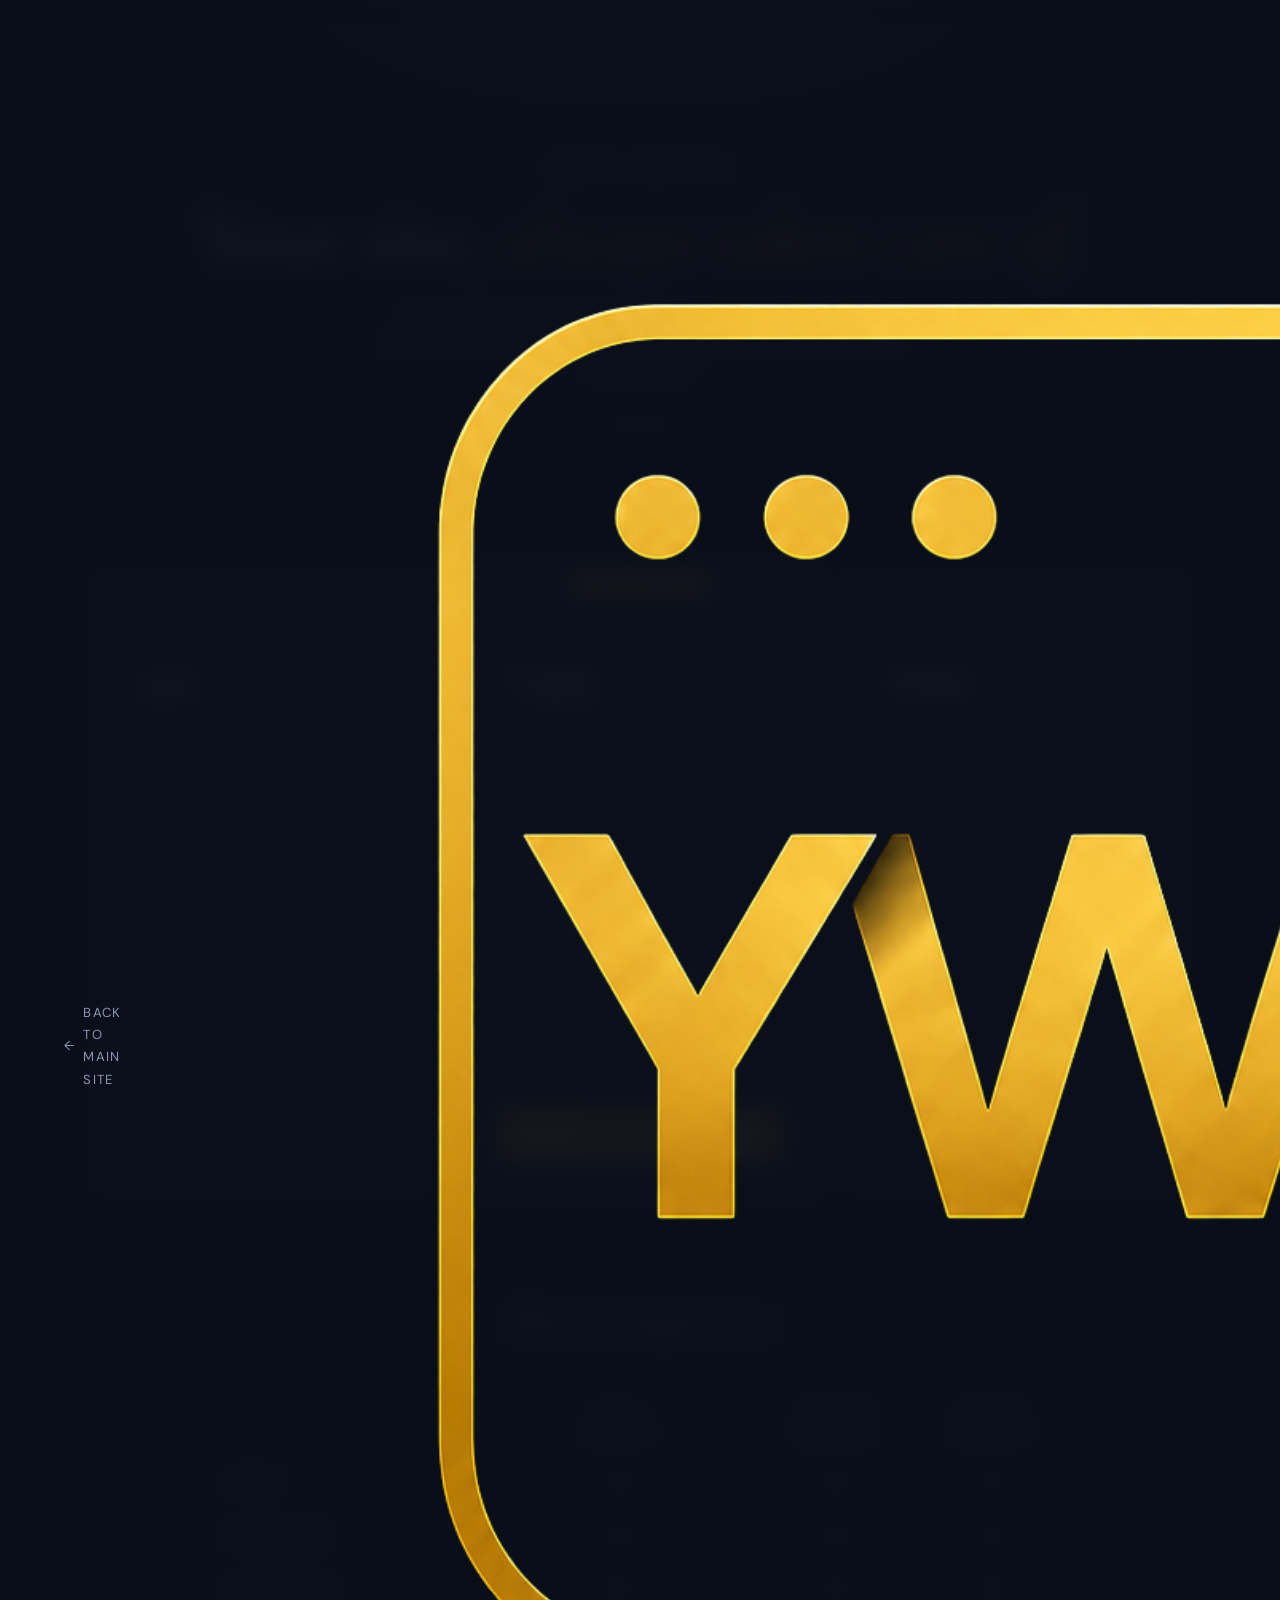
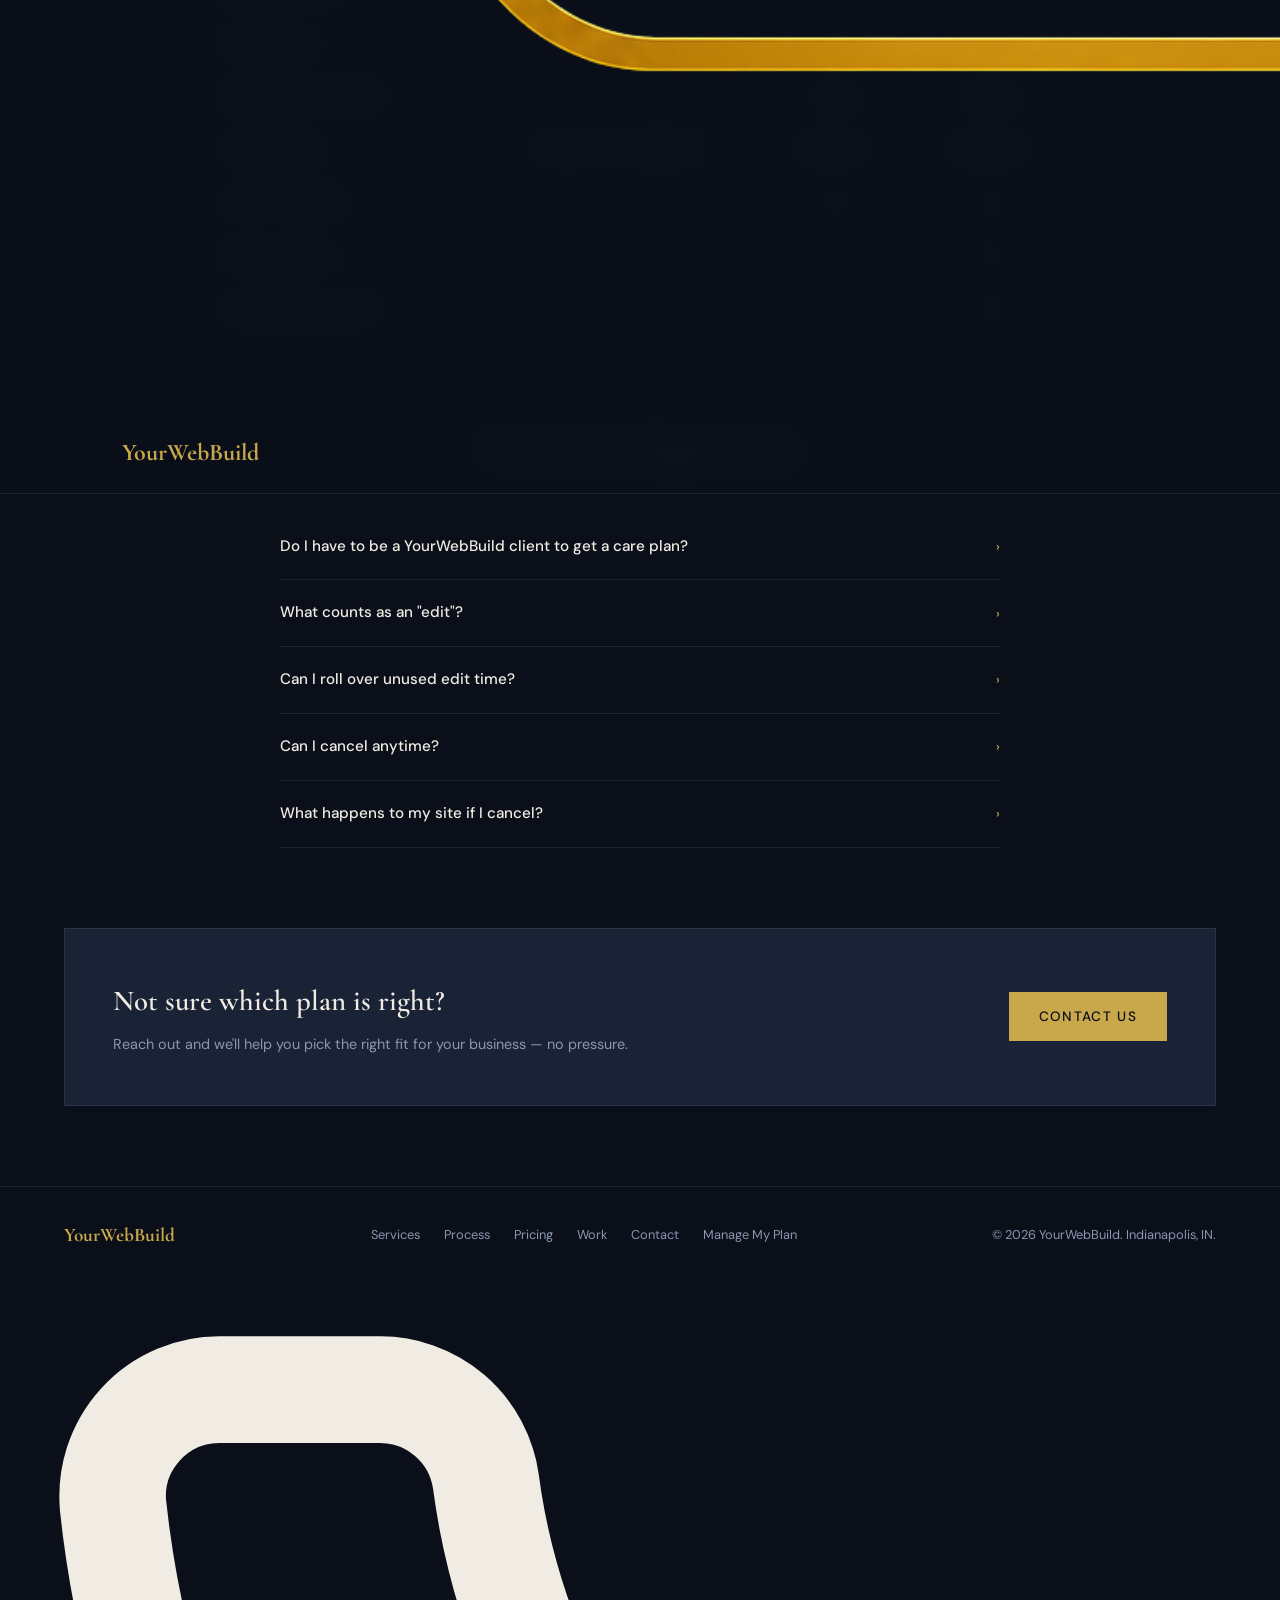
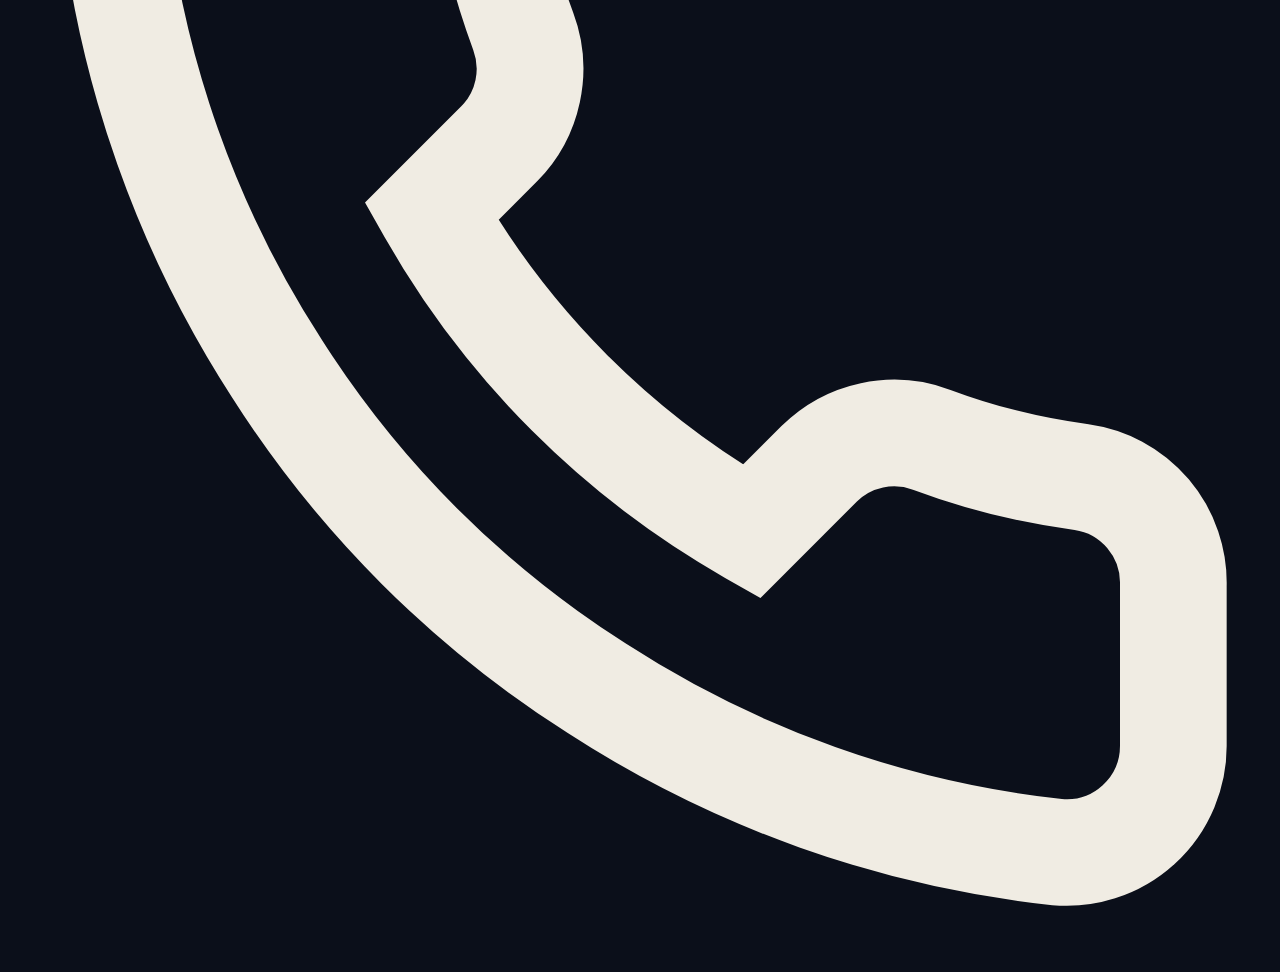
<file: care-plans.html>
<!DOCTYPE html>
<html lang="en">
<head>
<meta charset="UTF-8"/>
<meta name="viewport" content="width=device-width,initial-scale=1.0"/>
<title>Monthly Care Plans | YourWebBuild</title>
<link href="https://fonts.googleapis.com/css2?family=Cormorant+Garamond:wght@400;600;700&family=DM+Sans:wght@300;400;500&display=swap" rel="stylesheet"/>
<style>
*{margin:0;padding:0;box-sizing:border-box;}
:root{
  --navy:#0b0f1a;--navy2:#111827;--navy3:#1a2235;
  --gold:#c9a84c;--gold2:#e8c96a;--white:#f0ece3;--muted:#8a97b0;--border:#ffffff14;
}
html{scroll-behavior:smooth;}
body{background:var(--navy);color:var(--white);font-family:'DM Sans',sans-serif;font-size:16px;line-height:1.7;overflow-x:hidden;}
a{color:inherit;text-decoration:none;}

/* Reveal */
.reveal{opacity:0;transform:translateY(32px);transition:opacity .7s cubic-bezier(.22,1,.36,1),transform .7s cubic-bezier(.22,1,.36,1);}
.reveal.visible{opacity:1;transform:translateY(0);}
.d1{transition-delay:.00s;}.d2{transition-delay:.12s;}.d3{transition-delay:.24s;}.d4{transition-delay:.36s;}

/* Nav */
nav{position:fixed;top:0;left:0;right:0;z-index:100;display:flex;align-items:center;justify-content:space-between;padding:1.2rem 5%;background:rgba(11,15,26,.95);backdrop-filter:blur(12px);border-bottom:1px solid var(--border);}
.nav-logo{font-family:'Cormorant Garamond',serif;font-size:1.5rem;font-weight:700;color:var(--gold);}
.nav-back{font-size:.82rem;letter-spacing:.1em;text-transform:uppercase;color:var(--muted);display:flex;align-items:center;gap:.5rem;transition:color .2s;}
.nav-back:hover{color:var(--gold);}
.nav-back::before{content:'←';}
.btn{display:inline-block;padding:.75rem 1.8rem;border:1px solid var(--gold);color:var(--gold);font-family:'DM Sans',sans-serif;font-size:.85rem;letter-spacing:.1em;text-transform:uppercase;cursor:pointer;transition:all .25s;background:transparent;}
.btn:hover{background:var(--gold);color:var(--navy);}
.btn-fill{background:var(--gold);color:var(--navy);font-weight:500;}
.btn-fill:hover{background:var(--gold2);border-color:var(--gold2);}

/* Hero band */
.page-hero{padding:10rem 5% 5rem;text-align:center;position:relative;overflow:hidden;}
.page-hero::before{content:'';position:absolute;inset:0;background:radial-gradient(ellipse 70% 60% at 50% 0%,#c9a84c0c 0%,transparent 70%);pointer-events:none;}
.hero-eyebrow{font-size:.78rem;letter-spacing:.22em;text-transform:uppercase;color:var(--gold);margin-bottom:1rem;opacity:0;animation:fadeUp .7s cubic-bezier(.22,1,.36,1) .2s forwards;}
.page-title{font-family:'Cormorant Garamond',serif;font-size:clamp(2.8rem,6vw,5rem);font-weight:700;line-height:1.08;margin-bottom:1.2rem;opacity:0;animation:fadeUp .8s cubic-bezier(.22,1,.36,1) .35s forwards;}
.page-title em{font-style:italic;color:var(--gold);}
.page-sub{font-size:1.05rem;color:var(--muted);max-width:540px;margin:0 auto 1.5rem;opacity:0;animation:fadeUp .8s cubic-bezier(.22,1,.36,1) .5s forwards;}
.gold-divider{width:0;height:1px;background:linear-gradient(90deg,transparent,var(--gold),transparent);margin:2.5rem auto 0;animation:expandLine 1s cubic-bezier(.22,1,.36,1) .8s forwards;}
@keyframes expandLine{to{width:200px;}}
@keyframes fadeUp{from{opacity:0;transform:translateY(24px);}to{opacity:1;transform:translateY(0);}}

/* Plans grid */
.plans-section{padding:4rem 5% 6rem;}
.plans-grid{display:grid;grid-template-columns:repeat(3,1fr);gap:1.5rem;max-width:1100px;margin:0 auto;}

.plan-card{position:relative;border:1px solid var(--border);background:var(--navy2);padding:2.5rem 2rem 2rem;display:flex;flex-direction:column;transition:border-color .3s,transform .35s cubic-bezier(.22,1,.36,1);}
.plan-card:hover{transform:translateY(-6px);border-color:rgba(201,168,76,.35);}
.plan-card.featured{border-color:var(--gold);background:var(--navy3);}
.plan-card.featured::before{content:'Most Popular';position:absolute;top:-1px;left:50%;transform:translateX(-50%);background:var(--gold);color:var(--navy);font-size:.68rem;font-weight:700;letter-spacing:.14em;text-transform:uppercase;padding:.28rem 1.1rem;white-space:nowrap;}

.plan-tier{font-size:.72rem;letter-spacing:.18em;text-transform:uppercase;color:var(--muted);margin-bottom:.75rem;}
.plan-price{font-family:'Cormorant Garamond',serif;font-size:4rem;font-weight:700;line-height:1;color:var(--white);}
.plan-price sup{font-size:1.8rem;vertical-align:top;margin-top:.6rem;color:var(--gold);}
.plan-price span{font-size:1rem;font-family:'DM Sans',sans-serif;font-weight:400;color:var(--muted);margin-left:.2rem;}
.plan-desc{font-size:.88rem;color:var(--muted);margin:.75rem 0 1.5rem;padding-bottom:1.5rem;border-bottom:1px solid var(--border);line-height:1.65;}

.plan-features{list-style:none;flex:1;margin-bottom:2rem;}
.plan-features li{font-size:.9rem;color:var(--muted);padding:.45rem 0;display:flex;align-items:flex-start;gap:.7rem;border-bottom:1px solid var(--border);}
.plan-features li:last-child{border-bottom:none;}
.plan-features li .check{color:var(--gold);font-size:.8rem;flex-shrink:0;margin-top:.18rem;}
.plan-features li.bold-feat{color:var(--white);}

.plan-cta{display:block;text-align:center;padding:.85rem;border:1px solid var(--gold);color:var(--gold);font-size:.82rem;letter-spacing:.1em;text-transform:uppercase;transition:all .25s;margin-top:auto;}
.plan-cta:hover{background:var(--gold);color:var(--navy);}
.plan-card.featured .plan-cta{background:var(--gold);color:var(--navy);}
.plan-card.featured .plan-cta:hover{background:var(--gold2);border-color:var(--gold2);}

/* Comparison table */
.compare-section{padding:0 5% 5rem;}
.compare-inner{max-width:860px;margin:0 auto;}
.compare-title{font-family:'Cormorant Garamond',serif;font-size:clamp(1.8rem,3vw,2.4rem);font-weight:600;margin-bottom:2rem;text-align:center;}
.compare-table{width:100%;border-collapse:collapse;font-size:.88rem;}
.compare-table th{font-size:.72rem;letter-spacing:.15em;text-transform:uppercase;color:var(--muted);font-weight:500;padding:.75rem 1rem;text-align:center;border-bottom:1px solid var(--border);}
.compare-table th:first-child{text-align:left;}
.compare-table td{padding:.8rem 1rem;border-bottom:1px solid var(--border);text-align:center;color:var(--muted);}
.compare-table td:first-child{text-align:left;color:var(--white);font-size:.9rem;}
.compare-table .yes{color:var(--gold);font-size:1rem;}
.compare-table .no{color:#3a4460;font-size:1rem;}
.compare-table .val{color:var(--white);font-size:.85rem;}
.compare-table thead th.featured-col{color:var(--gold);}
.compare-table tbody tr:hover td{background:rgba(255,255,255,.015);}

/* FAQ */
.faq-section{padding:0 5% 5rem;}
.faq-inner{max-width:720px;margin:0 auto;}
.faq-title{font-family:'Cormorant Garamond',serif;font-size:clamp(1.8rem,3vw,2.4rem);font-weight:600;margin-bottom:2rem;text-align:center;}
.faq-item{border-bottom:1px solid var(--border);padding:1.25rem 0;}
.faq-q{font-size:.95rem;font-weight:500;color:var(--white);cursor:pointer;display:flex;justify-content:space-between;align-items:center;gap:1rem;}
.faq-q .arrow{color:var(--gold);font-size:.8rem;transition:transform .3s;}
.faq-item.open .arrow{transform:rotate(90deg);}
.faq-a{font-size:.88rem;color:var(--muted);max-height:0;overflow:hidden;transition:max-height .4s ease,padding .3s ease;line-height:1.75;}
.faq-item.open .faq-a{max-height:200px;padding-top:.75rem;}

/* CTA banner */
.cta-band{margin:0 5% 5rem;border:1px solid var(--border);background:var(--navy3);padding:3rem;display:flex;align-items:center;justify-content:space-between;gap:2rem;flex-wrap:wrap;}
.cta-band-text h3{font-family:'Cormorant Garamond',serif;font-size:1.8rem;font-weight:600;margin-bottom:.4rem;}
.cta-band-text p{font-size:.9rem;color:var(--muted);}

footer{padding:2rem 5%;border-top:1px solid var(--border);display:flex;align-items:center;justify-content:space-between;flex-wrap:wrap;gap:1rem;}
.footer-logo{font-family:'Cormorant Garamond',serif;font-size:1.2rem;font-weight:700;color:var(--gold);}
.footer-copy{font-size:.8rem;color:var(--muted);}
.footer-links{display:flex;gap:1.5rem; flex-wrap: wrap;}
.footer-links a{font-size:.8rem;color:var(--muted);}
.footer-links a:hover{color:var(--gold);}

@media(max-width:900px){
  .plans-grid{grid-template-columns:1fr;max-width:440px;}
  .plan-card{padding:2rem 1.5rem 1.75rem;}
}
@media(max-width:640px){
  .cta-band{flex-direction:column;text-align:center;}
  .compare-table{font-size:.8rem;}
  .compare-table th,.compare-table td{padding:.6rem .5rem;}
}
</style>
</head>
<body>

<nav>
  <a href="index.html" class="nav-back">Back to main site</a>
  <a href="index.html" class="nav-logo"><img src="Images/ywb-gold.png" alt="logo"><span class="hide-text"> YourWebBuild </span></a> 
  <a href="index.html#contact" class="btn btn-fill">Get a Quote</a>
</nav>



<!-- PAGE HERO -->
<div class="page-hero">
  <div class="hero-eyebrow">Monthly Care Plans</div>
  <h1 class="page-title">Your site, <em>always taken care of.</em></h1>
  <p class="page-sub">After we launch your site, we stick around. Hosting, backups, & updates handled for you every month so you can focus on running your business.</p>
  <div class="gold-divider"></div>
</div>

<!-- PLAN CARDS -->
<section class="plans-section">
  <div class="plans-grid">

    <!-- Basic -->
    <div class="plan-card reveal d1">
      <div class="plan-tier">Basic</div>
      <div class="plan-price"><sup>$</sup>49<span>/mo</span></div>
      <p class="plan-desc">The essentials to keep your site live, secure, and backed up — hands off.</p>
      <ul class="plan-features">
        <li class="bold-feat"><span class="check">✦</span> Hosting</li>
        <li><span class="check">✦</span> Site monitoring</li>
        <li><span class="check">✦</span> Regular backups</li>
      </ul>
      <a href="https://buy.stripe.com/test_aFa7sK5XEgO0h2pbyrfMA00" class="plan-cta">Get Started</a> <!--index.html#contact-->
    </div>

    <!-- Standard (featured) -->
    <div class="plan-card featured reveal d2">
      <div class="plan-tier">Standard</div>
      <div class="plan-price"><sup>$</sup>149<span>/mo</span></div>
      <p class="plan-desc">Everything in Basic, plus up to 1 hour of edits per month — text, photos, hours, whatever you need.</p>
      <ul class="plan-features">
        <li class="bold-feat"><span class="check">✦</span> Hosting</li>
        <li><span class="check">✦</span> Regular backups</li>
        <li class="bold-feat"><span class="check">✦</span> Up to 1 hour of edits/month</li>
        <li><span class="check">✦</span> Content updates (text, images)</li>
        <li><span class="check">✦</span> Monthly check-in</li>
      </ul>
      <a href="https://buy.stripe.com/test_00w14m4TAfJWh2pfOHfMA01" class="plan-cta">Get Started</a>  <!--index.html#contact-->
    </div>

    <!-- Premium -->
    <div class="plan-card reveal d3">
      <div class="plan-tier">Premium</div>
      <div class="plan-price"><sup>$</sup>299<span>/mo</span></div>
      <p class="plan-desc">Full care with up to 2 hours of edits per month and priority turnaround on all requests.</p>
      <ul class="plan-features">
        <li class="bold-feat"><span class="check">✦</span> Hosting</li>
        <li><span class="check">✦</span> Regular backups</li>
        <li class="bold-feat"><span class="check">✦</span> Up to 2 hours of edits/month</li>
        <li><span class="check">✦</span> Priority updates</li>
        <li><span class="check">✦</span> Content & layout changes</li>
        <li><span class="check">✦</span> Priority response time</li>
      </ul>
      <a href="https://buy.stripe.com/test_cNi00i3PwfJW6nL9qjfMA02" class="plan-cta">Get Started</a> <!--index.html#contact-->
    </div>

  </div>
</section>

<!-- COMPARISON TABLE -->
<section class="compare-section">
  <div class="compare-inner reveal">
    <h2 class="compare-title">Plan Comparison</h2>
    <table class="compare-table">
      <thead>
        <tr>
          <th></th>
          <th>Basic<br><span style="color:var(--white);font-size:.9rem;">$49/mo</span></th>
          <th class="featured-col">Standard<br><span style="color:var(--white);font-size:.9rem;">$149/mo</span></th>
          <th>Premium<br><span style="color:var(--white);font-size:.9rem;">$299/mo</span></th>
        </tr>
      </thead>
      <tbody>
        <tr><td>Hosting</td><td><span class="yes">✦</span></td><td><span class="yes">✦</span></td><td><span class="yes">✦</span></td></tr>
        <tr><td>Site monitoring</td><td><span class="yes">✦</span></td><td><span class="yes">✦</span></td><td><span class="yes">✦</span></td></tr>
        <tr><td>Regular backups</td><td><span class="yes">✦</span></td><td><span class="yes">✦</span></td><td><span class="yes">✦</span></td></tr>
		<tr><td>SEO Updates</td><td><span class="no">✦</span></td><td><span class="yes">✦</span></td><td><span class="yes">✦</span></td></tr>
        <tr><td>Monthly edits included</td><td><span class="no">—</span></td><td><span class="val">1 hour</span></td><td><span class="val">2 hours</span></td></tr>
		<tr><td>Overage rates</td><td><span class="val">$75 per 30 min ($150/hr)</span></td><td><span class="val">$80/hour</span></td><td><span class="val">$45/hours</span></td></tr>
        <tr><td>Content updates</td><td><span class="no">—</span></td><td><span class="yes">✦</span></td><td><span class="yes">✦</span></td></tr>
        <tr><td>Priority updates</td><td><span class="no">—</span></td><td><span class="no">—</span></td><td><span class="yes">✦</span></td></tr>
		
        <tr><td>Priority response time</td><td><span class="no">—</span></td><td><span class="no">—</span></td><td><span class="yes">✦</span></td></tr>
      </tbody>
    </table>
  </div>
</section>

<!-- FAQ -->
<section class="faq-section">
  <div class="faq-inner reveal">
    <h2 class="faq-title">Common Questions</h2>

    <div class="faq-item">
      <div class="faq-q">Do I have to be a YourWebBuild client to get a care plan? <span class="arrow">›</span></div>
      <div class="faq-a">Yes — care plans are available to clients whose sites we built. This ensures we already know your site inside and out and can support it properly.</div>
    </div>

    <div class="faq-item">
      <div class="faq-q">What counts as an "edit"? <span class="arrow">›</span></div>
      <div class="faq-a">An edit is anything that changes content on your site — updating text, swapping a photo, changing your hours, adding a new service, tweaking a button, etc. We track time honestly and let you know if a request would go over your monthly allotment.</div>
    </div>

    <div class="faq-item">
      <div class="faq-q">Can I roll over unused edit time? <span class="arrow">›</span></div>
      <div class="faq-a">Edit time does not roll over month to month, but if you have a bigger project coming up you can upgrade your plan at any time.</div>
    </div>

    <div class="faq-item">
      <div class="faq-q">Can I cancel anytime? <span class="arrow">›</span></div>
      <div class="faq-a">Yes. Care plans are month-to-month with no long-term contract. Just let us know before your next billing date and we'll cancel it — no hassle.</div>
    </div>

    <div class="faq-item">
      <div class="faq-q">What happens to my site if I cancel? <span class="arrow">›</span></div>
      <div class="faq-a">You own your site files. If you cancel, we'll hand everything over so you can host it yourself or move it to another provider.</div>
    </div>

  </div>
</section>

<!-- CTA BAND -->
<div class="cta-band reveal">
  <div class="cta-band-text">
    <h3>Not sure which plan is right?</h3>
    <p>Reach out and we'll help you pick the right fit for your business — no pressure.</p>
  </div>
  <a href="index.html#contact" class="btn btn-fill">Contact Us</a>
</div>

<footer>
  <div class="footer-logo">YourWebBuild</div>
  <div class="footer-links">
    <a href="index.html#services">Services</a>
	<a href="#process">Process</a>
    <a href="index.html#pricing">Pricing</a>
    <a href="index.html#portfolio">Work</a>
    <a href="index.html#contact">Contact</a>
	<a href="https://billing.stripe.com/p/login/YOUR_LINK_HERE">Manage My Plan</a>
  </div>
  <div class="footer-copy">© 2026 YourWebBuild. Indianapolis, IN.</div>
</footer>

<script>
const observer = new IntersectionObserver(entries => {
  entries.forEach(e => { if(e.isIntersecting) e.target.classList.add('visible'); });
}, {threshold: 0.1});
document.querySelectorAll('.reveal').forEach(el => observer.observe(el));

// FAQ accordion
document.querySelectorAll('.faq-q').forEach(q => {
  q.addEventListener('click', () => {
    const item = q.parentElement;
    const isOpen = item.classList.contains('open');
    document.querySelectorAll('.faq-item').forEach(i => i.classList.remove('open'));
    if (!isOpen) item.classList.add('open');
  });
});
</script>


<a class="call-fab">
	<a href="tel:+13177312108" class="call-fab" aria-label="Call YourWebBuild">
	  <svg viewBox="0 0 24 24" fill="none" stroke="currentColor" stroke-width="2">
		<path d="M22 16.92v3a2 2 0 0 1-2.18 2 19.79 19.79 0 0 1-8.63-3.07 19.5 19.5 0 0 1-6-6 19.79 19.79 0 0 1-3.07-8.67A2 2 0 0 1 4.11 2h3a2 2 0 0 1 2 1.72c.127.96.361 1.903.7 2.81a2 2 0 0 1-.45 2.11L8.09 9.91a16 16 0 0 0 6 6l1.27-1.27a2 2 0 0 1 2.11-.45c.907.339 1.85.573 2.81.7A2 2 0 0 1 22 16.92z"/>
	  </svg>
	</a>
</a>
</body>
</html>
</file>
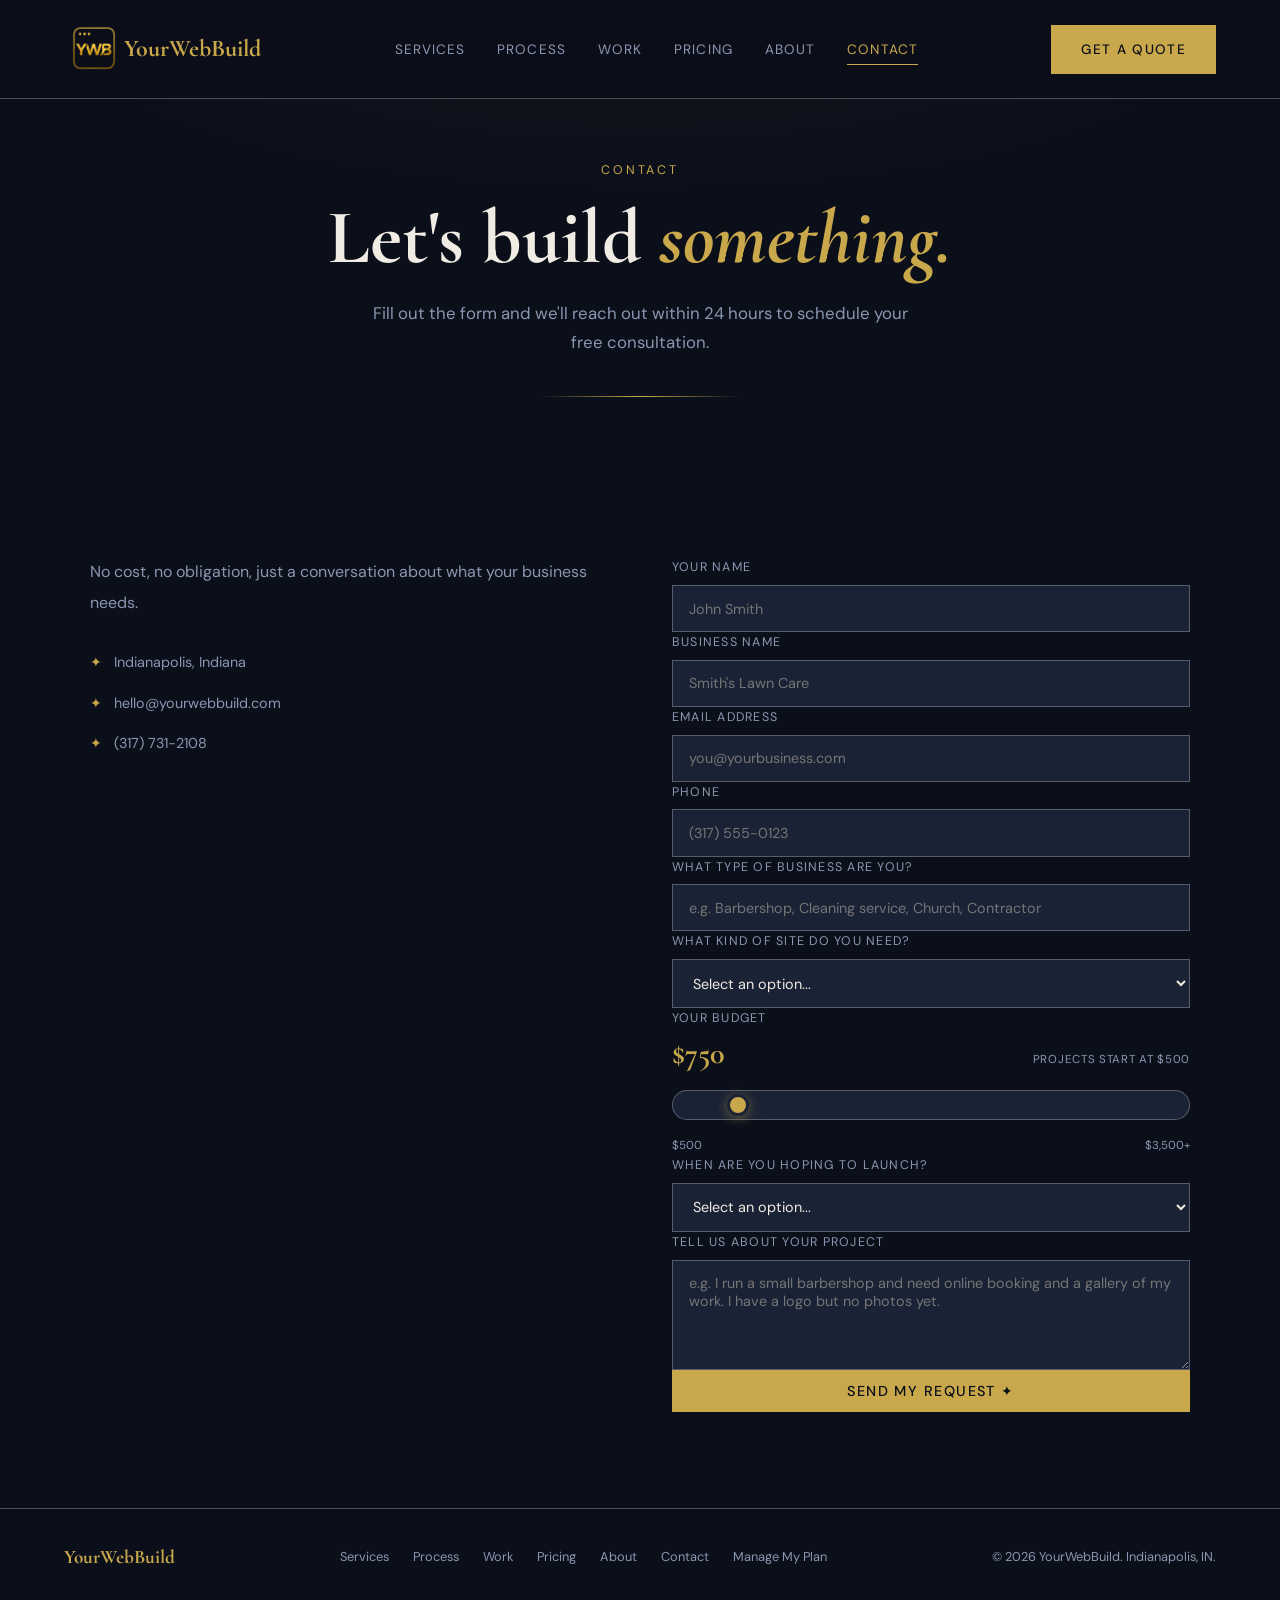
<file: contact.html>
<!DOCTYPE html>
<html lang="en">
<head>
<meta charset="UTF-8"/>
<meta name="viewport" content="width=device-width,initial-scale=1.0"/>

<meta name="description" content="Get a free quote from YourWebBuild. Tell us about your Indianapolis small business and we'll reach out within 24 hours to schedule your free consultation."/>
<meta name="robots" content="index, follow"/>
<meta property="og:title" content="Contact | YourWebBuild"/>
<meta property="og:description" content="Fill out the form and we'll reach out within 24 hours to schedule your free consultation."/>
<meta property="og:type" content="website"/>
<meta property="og:url" content="https://yourwebbuild.com/contact.html"/>

<title>Contact | YourWebBuild</title>
<link rel="preconnect" href="https://fonts.googleapis.com">
<link rel="preconnect" href="https://fonts.gstatic.com" crossorigin>
<link href="https://fonts.googleapis.com/css2?family=Cormorant+Garamond:wght@400;600;700&family=DM+Sans:wght@300;400;500&display=swap" rel="stylesheet"/>
<link rel="icon" type="image/x-icon" href="Images/ywb-blue-tab.png">
<link rel="stylesheet" href="style.css">

<style>
.contact-inner{display:grid;grid-template-columns:1fr 1fr;gap:4rem;max-width:1100px;margin:0 auto;}
.contact-info p{color:var(--muted);line-height:1.9;margin-bottom:2rem;}
.contact-detail{display:flex;align-items:center;gap:.75rem;margin-bottom:1rem;font-size:.9rem;color:var(--muted);}
.contact-detail .icon{color:var(--gold);}
.contact-form{display:flex;flex-direction:column;gap:1rem;}
.form-group{display:flex;flex-direction:column;gap:.4rem;}
.form-group label{font-size:.78rem;letter-spacing:.1em;text-transform:uppercase;color:var(--muted);}
.form-group input,.form-group textarea,.form-group select{background:var(--navy3);border:1px solid var(--border);color:var(--white);padding:.85rem 1rem;font-family:'DM Sans',sans-serif;font-size:.9rem;outline:none;transition:border-color .25s;}
.form-group input:focus,.form-group textarea:focus,.form-group select:focus{border-color:var(--gold);}
.form-group textarea{min-height:110px;resize:vertical;}
.form-group select option{background:var(--navy2);}

/* Budget slider */
.budget-head{display:flex;align-items:baseline;justify-content:space-between;gap:1rem;margin:.2rem 0 .9rem;}
.budget-value{font-family:'Cormorant Garamond',serif;font-size:1.9rem;font-weight:700;color:var(--gold);line-height:1;}
.budget-floor-note{font-size:.72rem;letter-spacing:.06em;text-transform:uppercase;color:var(--muted);}
.budget-slider{-webkit-appearance:none;appearance:none;width:100%;height:3px;padding:0;border:none;background:var(--border);border-radius:999px;cursor:pointer;}
.budget-slider::-webkit-slider-thumb{-webkit-appearance:none;appearance:none;width:22px;height:22px;border-radius:50%;background:var(--gold);border:3px solid var(--navy3);box-shadow:0 2px 12px rgba(201,168,76,.45);cursor:pointer;transition:transform .15s;}
.budget-slider::-webkit-slider-thumb:hover{transform:scale(1.08);}
.budget-slider::-moz-range-thumb{width:22px;height:22px;border-radius:50%;background:var(--gold);border:3px solid var(--navy3);box-shadow:0 2px 12px rgba(201,168,76,.45);cursor:pointer;}
.budget-slider:focus-visible{outline:none;}
.budget-slider:focus-visible::-webkit-slider-thumb{box-shadow:0 0 0 4px rgba(201,168,76,.28);}
.budget-scale{display:flex;justify-content:space-between;font-size:.72rem;color:var(--muted);margin-top:.6rem;}

@media(max-width:900px){
  .contact-inner{grid-template-columns:1fr;}
}
</style>
</head>
<body>

<nav id="main-nav">
 <a href="index.html" class="nav-logo"><img src="Images/ywb-gold.png" alt="logo"><span class="hide-text"> YourWebBuild </span></a> 
  <div class="nav-links" id="navLinks">
    <a href="index.html#services">Services</a>
    <a href="process.html">Process</a>
    <a href="portfolio.html">Work</a>
    <a href="pricing.html">Pricing</a>
    <a href="about.html">About</a>
    <a href="contact.html" class="active">Contact</a>
  </div>
  <div class="nav-right">
    <a href="contact.html" class="btn btn-fill">Get a Quote</a>
    <button class="nav-toggle" id="navToggle" aria-label="Toggle menu" aria-expanded="false">
      <span></span><span></span><span></span>
    </button>
  </div>
</nav>

<div class="page-hero">
  <div class="hero-eyebrow">Contact</div>
  <h1 class="page-title">Let's build <em>something.</em></h1>
  <p class="page-sub">Fill out the form and we'll reach out within 24 hours to schedule your free consultation.</p>
  <div class="gold-divider"></div>
</div>

<section>
  <div class="contact-inner">
    <div class="contact-info reveal-left">

      <!-- PHASE 1 intro (active). Swap for the Phase 2 paid-strategy-session
           version once you're getting steady referrals/reviews:
           "Fill out the form and we will reach out within 24 hours to book
           your Website Strategy Session. You walk away with a clear plan
           for your site, and if you move forward, the fee is credited
           toward your project." -->
      <p>No cost, no obligation, just a conversation about what your business needs.</p>

      <div class="contact-detail reveal d4"><span class="icon">✦</span> Indianapolis, Indiana</div>
      <div class="contact-detail reveal d5"><span class="icon">✦</span> hello@yourwebbuild.com</div>
      <div class="contact-detail reveal d5"><span class="icon">✦</span> (317) 731-2108</div>
    </div>

    <div class="contact-form reveal-right">
      <form action="https://formspree.io/f/mlgvyvbv" method="POST">

        <input type="hidden" name="_subject" value="New Website Lead - YourWebBuild">

        <!-- Honeypot Spam Protection -->
        <input type="text" name="_gotcha" style="display:none">

        <div class="form-group">
          <label>Your Name</label>
          <input type="text" name="name" placeholder="John Smith" required />
        </div>

        <div class="form-group">
          <label>Business Name</label>
          <input type="text" name="business" placeholder="Smith's Lawn Care" required />
        </div>

        <div class="form-group">
          <label>Email Address</label>
          <input type="email" name="email" placeholder="you@yourbusiness.com" required />
        </div>

        <div class="form-group">
          <label>Phone</label>
          <input type="tel" name="phone" placeholder="(317) 555-0123" required />
        </div>

        <div class="form-group">
          <label>What Type of Business Are You?</label>
          <input type="text" name="industry" placeholder="e.g. Barbershop, Cleaning service, Church, Contractor" required />
        </div>

        <div class="form-group">
          <label>What Kind of Site Do You Need?</label>
          <select name="sitetype" required>
            <option value="">Select an option...</option>
            <option>1-page site (single service or landing page)</option>
            <option>3-page site (Home, About, Services, Contact)</option>
            <option>5+ page site (gallery, church, portfolio)</option>
            <option>Not sure, help me decide</option>
          </select>
        </div>

        <div class="form-group">
          <label>Your Budget</label>
          <div class="budget-head">
            <span class="budget-value" id="budgetValue" aria-live="polite">$800</span>
            <span class="budget-floor-note">Projects start at $500</span>
          </div>
          <input type="range" id="budget" class="budget-slider"
                 min="500" max="3500" step="250" value="800"
                 aria-label="Project budget in dollars" />
          <input type="hidden" name="budget" id="budgetHidden" value="$800" />
          <div class="budget-scale"><span>$500</span><span>$3,500+</span></div>
        </div>

        <div class="form-group">
          <label>When Are You Hoping to Launch?</label>
          <select name="timeline" required>
            <option value="">Select an option...</option>
            <option>ASAP, ready to start now</option>
            <option>Within 1 to 3 months</option>
            <option>Just exploring for now</option>
          </select>
        </div>

        <div class="form-group">
          <label>Tell Us About Your Project</label>
          <textarea name="message"
            placeholder="e.g. I run a small barbershop and need online booking and a gallery of my work. I have a logo but no photos yet."
            required></textarea>
        </div>

        <!-- PHASE 2: change to "Request My Strategy Session ✦" when you go paid -->
        <button type="submit" class="btn btn-fill" style="width:100%;border:none;cursor:pointer;font-size:.9rem;">
          Send My Request ✦
        </button>

      </form>
    </div>
  </div>
</section>

<footer>
  <div class="footer-logo">YourWebBuild</div>
  <div class="footer-links">
    <a href="index.html#services">Services</a>
    <a href="process.html">Process</a>
    <a href="portfolio.html">Work</a>
    <a href="pricing.html">Pricing</a>
    <a href="about.html">About</a>
    <a href="contact.html">Contact</a>
    <a href="https://billing.stripe.com/p/login/aFa7sK5XEgO0h2pbyrfMA00">Manage My Plan</a>
  </div>
  <div class="footer-copy">© 2026 YourWebBuild. Indianapolis, IN.</div>
</footer>

<script src="script.js" defer ></script>
<script>
/* Live budget value. Only the formatted hidden field submits, so your
   lead email reads "$1,500" instead of a raw number. */
(function(){
  var slider = document.getElementById('budget');
  var out    = document.getElementById('budgetValue');
  var hidden = document.getElementById('budgetHidden');
  if(!slider) return;
  function fmt(n){
    var label = '$' + Number(n).toLocaleString('en-US');
    if(Number(n) >= Number(slider.max)) label += '+';
    return label;
  }
  function update(){
    var t = fmt(slider.value);
    out.textContent = t;
    if(hidden) hidden.value = t;
  }
  slider.addEventListener('input', update);
  update();
})();
</script>


<a class="call-fab">
	<a href="tel:+13177312108" class="call-fab" aria-label="Call YourWebBuild">
	  <svg viewBox="0 0 24 24" fill="none" stroke="currentColor" stroke-width="2">
		<path d="M22 16.92v3a2 2 0 0 1-2.18 2 19.79 19.79 0 0 1-8.63-3.07 19.5 19.5 0 0 1-6-6 19.79 19.79 0 0 1-3.07-8.67A2 2 0 0 1 4.11 2h3a2 2 0 0 1 2 1.72c.127.96.361 1.903.7 2.81a2 2 0 0 1-.45 2.11L8.09 9.91a16 16 0 0 0 6 6l1.27-1.27a2 2 0 0 1 2.11-.45c.907.339 1.85.573 2.81.7A2 2 0 0 1 22 16.92z"/>
	  </svg>
	</a>
</a>
</body>
</html>
</file>
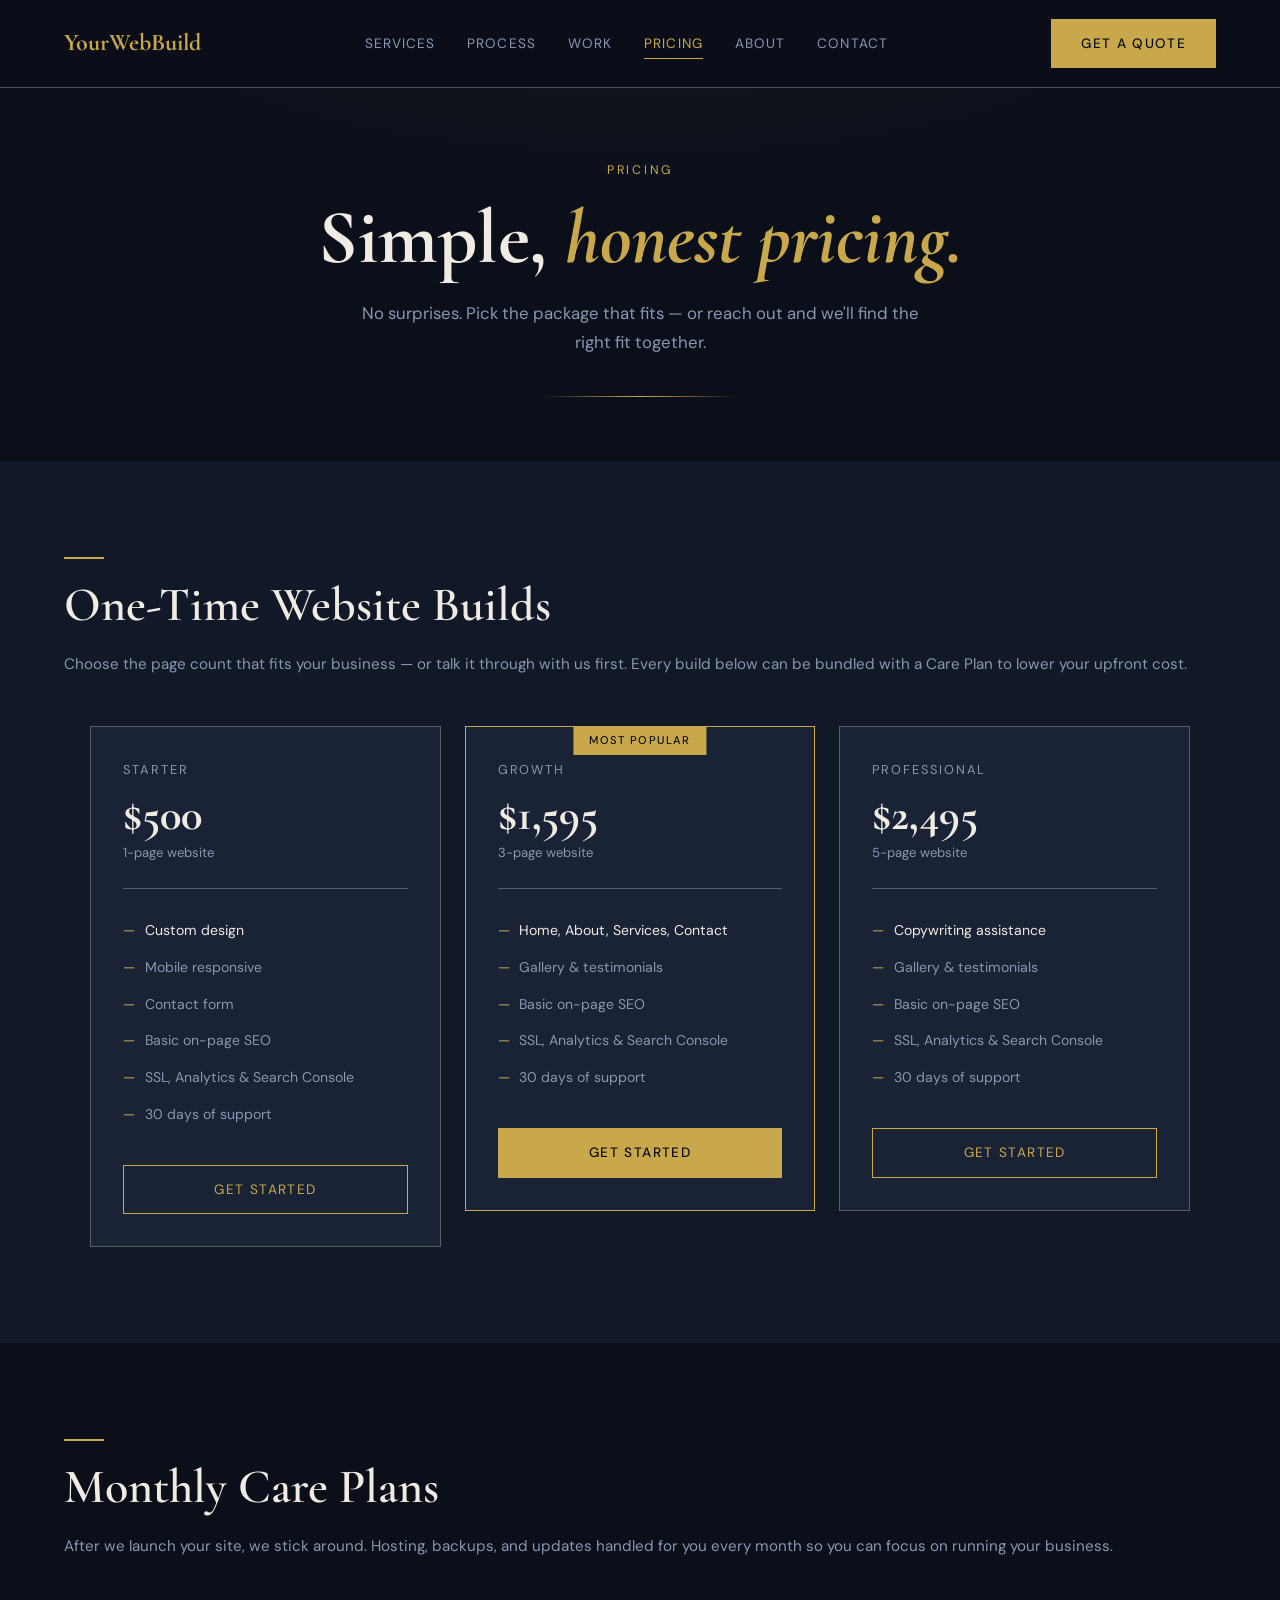
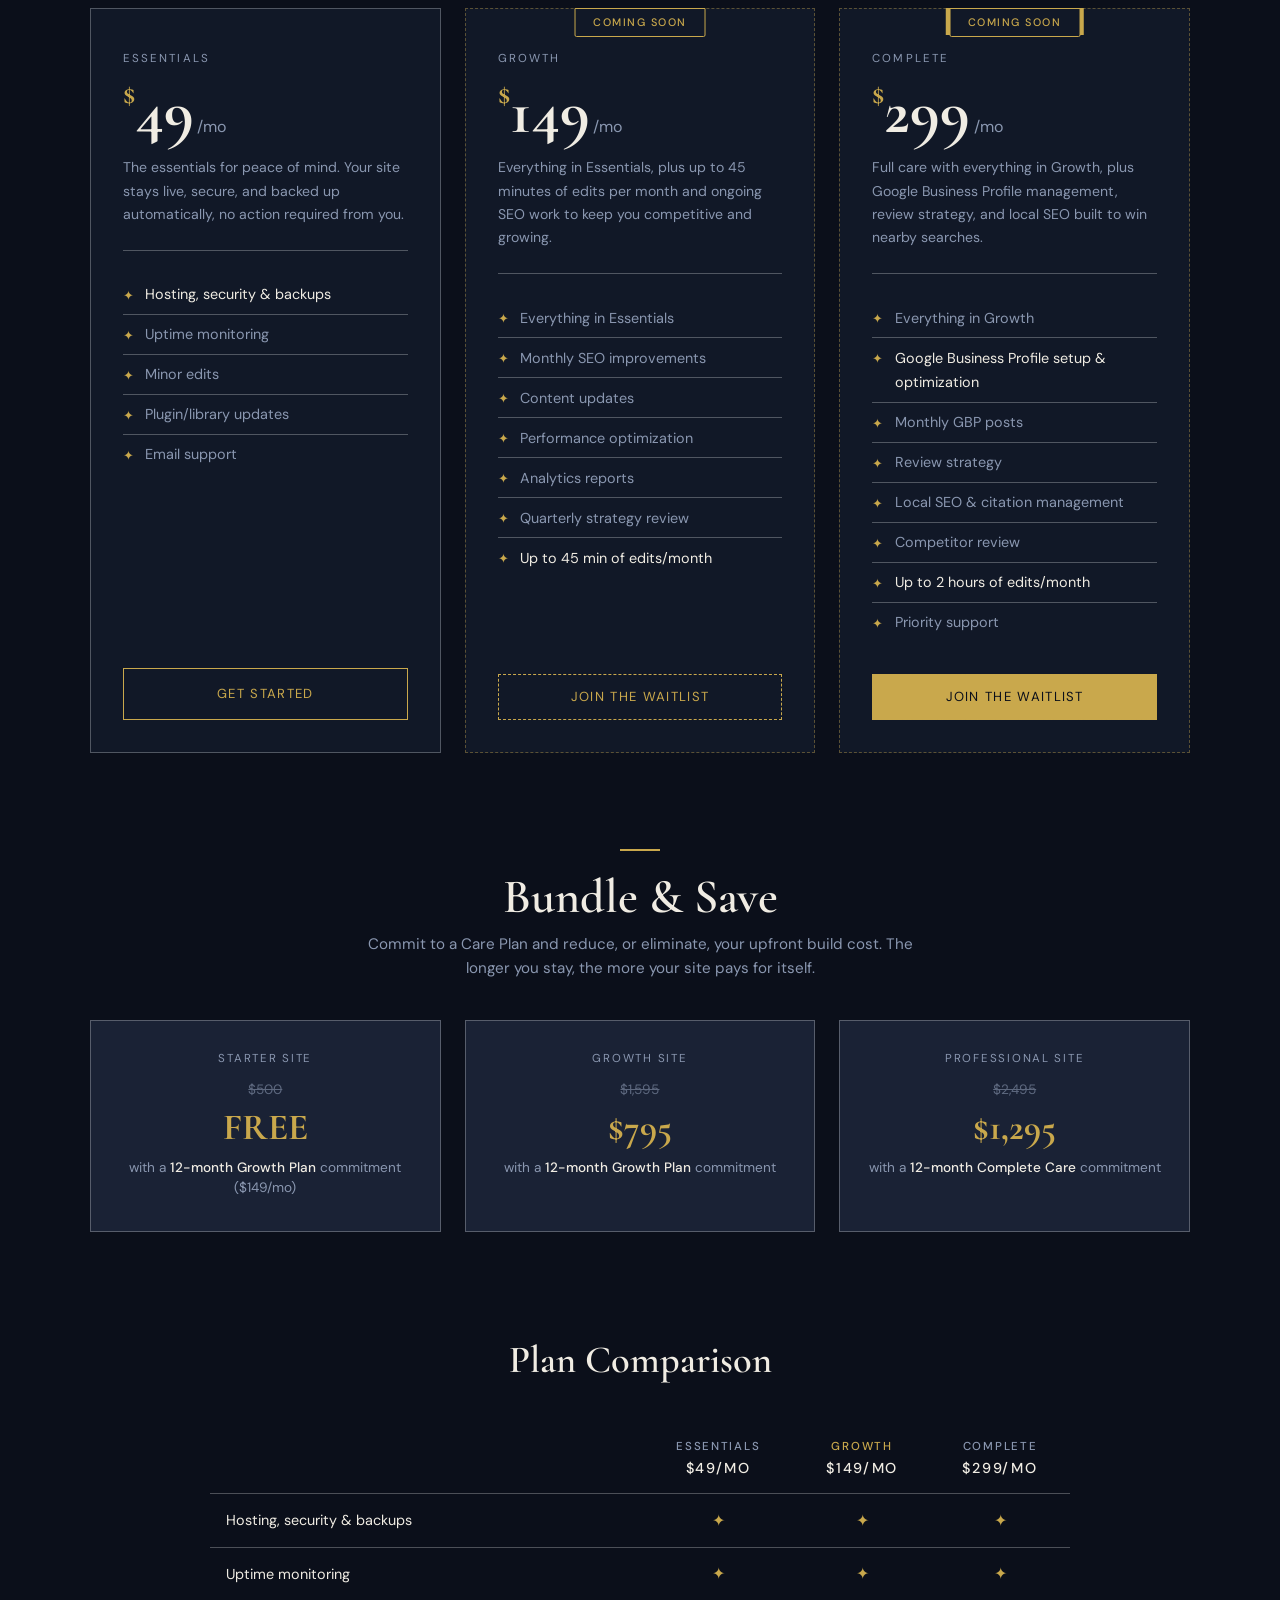
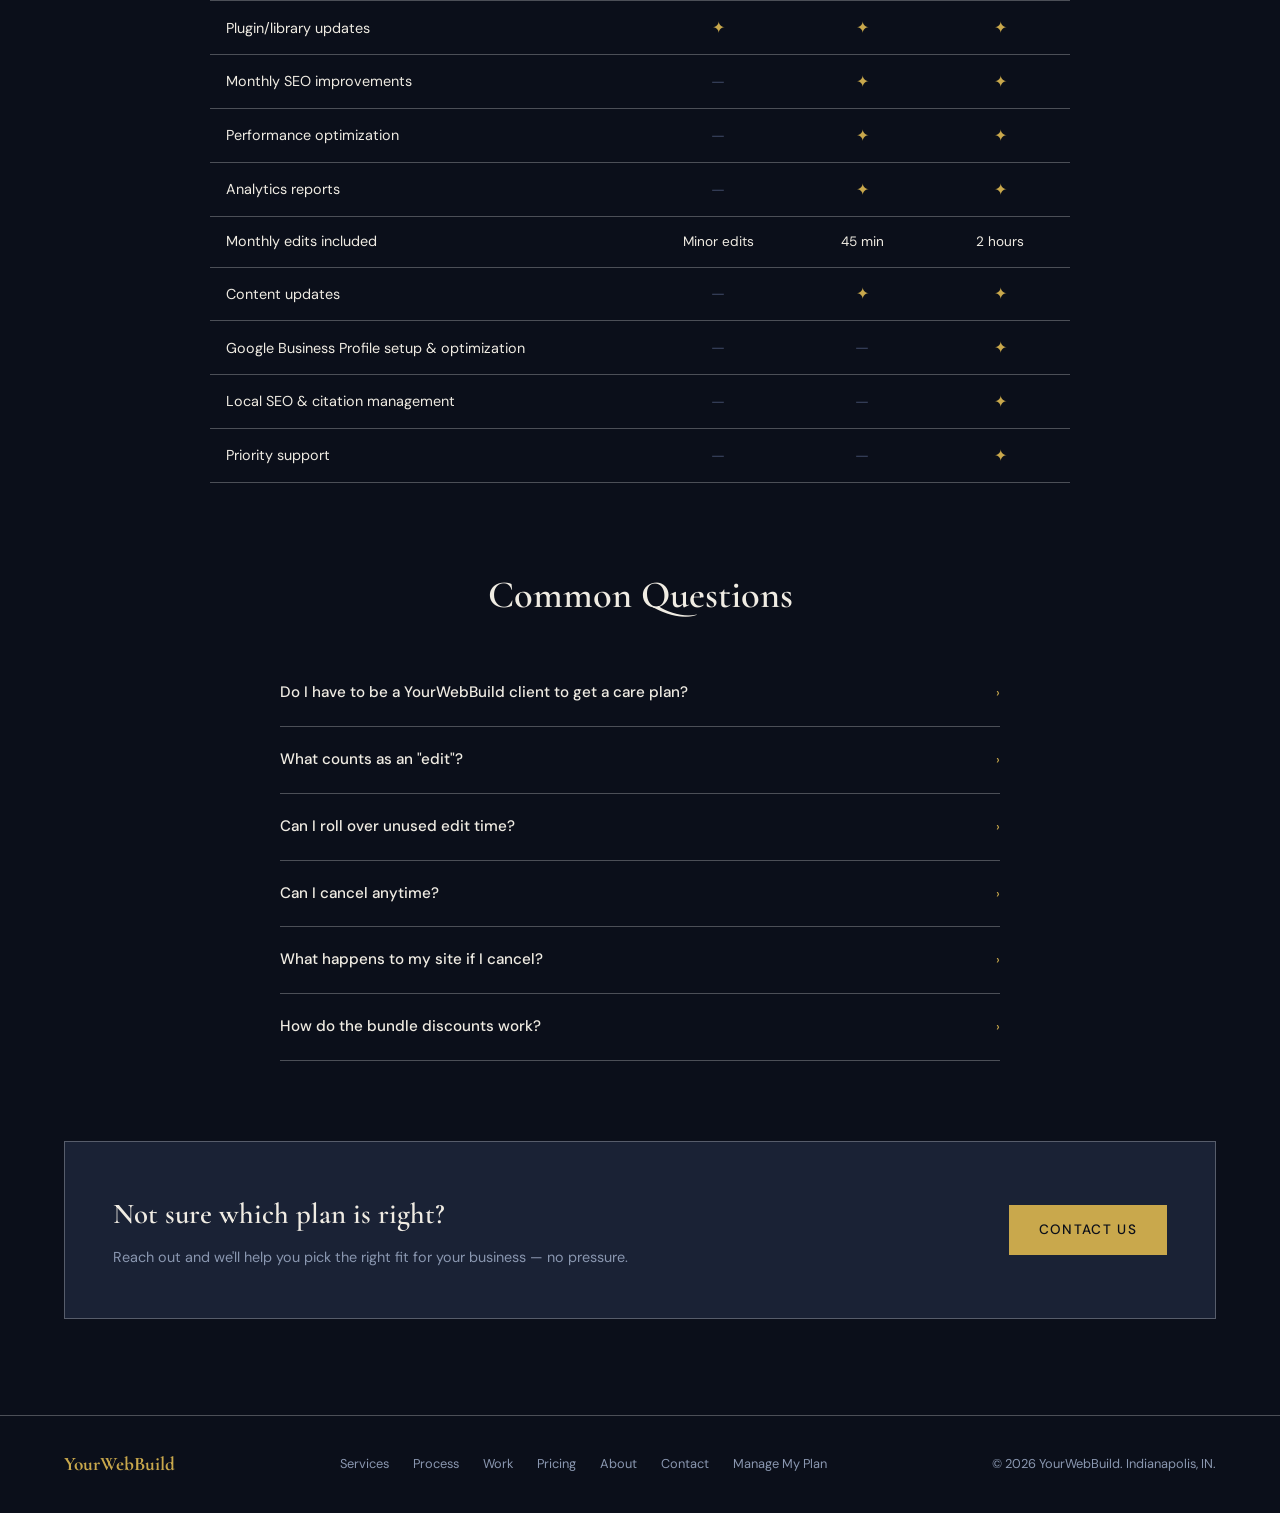
<file: pricing.html>
<!DOCTYPE html>
<html lang="en">
<head>
<meta charset="UTF-8"/>
<meta name="viewport" content="width=device-width,initial-scale=1.0"/>

<meta name="description" content="See YourWebBuild's website pricing and monthly care plans side by side. One-time builds from $500, care plans from $49/mo. Compare plans and read common questions."/>
<meta name="robots" content="index, follow"/>
<meta property="og:title" content="Pricing &amp; Care Plans | YourWebBuild"/>
<meta property="og:description" content="One-time website builds from $500, plus monthly care plans from $49/mo to keep your site running."/>
<meta property="og:type" content="website"/>
<meta property="og:url" content="https://yourwebbuild.com/pricing.html"/>

<title>Pricing &amp; Care Plans | YourWebBuild</title>
<link rel="preconnect" href="https://fonts.googleapis.com">
<link rel="preconnect" href="https://fonts.gstatic.com" crossorigin>
<link href="https://fonts.googleapis.com/css2?family=Cormorant+Garamond:wght@400;600;700&family=DM+Sans:wght@300;400;500&display=swap" rel="stylesheet"/>
<link rel="icon" type="image/x-icon" href="Images/ywb-blue-tab.png">
<link rel="stylesheet" href="style.css">

<style>
/* One-time build tiers */
#build-pricing{background:var(--navy2);}
.pricing-grid{display:grid;grid-template-columns:repeat(auto-fit,minmax(250px,1fr));gap:1.5rem;align-items:start;max-width:1100px;margin:0 auto;}
.price-card{padding:2rem;border:1px solid var(--border);background:var(--navy3);position:relative;transition:transform .3s cubic-bezier(.22,1,.36,1);}
.price-card:hover{transform:translateY(-4px);}
.price-card.featured{border-color:var(--gold);}
.featured-badge{position:absolute;top:-1px;left:50%;transform:translateX(-50%);background:var(--gold);color:var(--navy);font-size:.7rem;letter-spacing:.12em;text-transform:uppercase;padding:.3rem 1rem;white-space:nowrap;font-weight:500;}
.price-name{font-size:.8rem;letter-spacing:.15em;text-transform:uppercase;color:var(--muted);margin-bottom:.75rem;}
.price-amount{font-family:'Cormorant Garamond',serif;font-size:2.8rem;font-weight:700;line-height:1;margin-bottom:.25rem;}
.price-range{font-size:.82rem;color:var(--muted);margin-bottom:1.5rem;padding-bottom:1.5rem;border-bottom:1px solid var(--border);}
.price-features{list-style:none;margin-bottom:2rem;}
.price-features li{font-size:.88rem;color:var(--muted);padding:.4rem 0;display:flex;gap:.6rem;align-items:flex-start;}
.price-features li::before{content:'—';color:var(--gold);flex-shrink:0;}
.price-features li.hl{color:var(--white);}

/* Monthly care plans */
.plans-section{padding:6rem 5%;}
.plans-grid{display:grid;grid-template-columns:repeat(3,1fr);gap:1.5rem;max-width:1100px;margin:0 auto;}
.plan-card{position:relative;border:1px solid var(--border);background:var(--navy2);padding:2.5rem 2rem 2rem;display:flex;flex-direction:column;transition:border-color .3s,transform .35s cubic-bezier(.22,1,.36,1);}
.plan-card:hover{transform:translateY(-6px);border-color:rgba(201,168,76,.35);}
.plan-card.featured{border-color:var(--gold);background:var(--navy3);}
.plan-card.featured::before{content:'Most Popular';position:absolute;top:-1px;left:50%;transform:translateX(-50%);background:var(--gold);color:var(--navy);font-size:.68rem;font-weight:700;letter-spacing:.14em;text-transform:uppercase;padding:.28rem 1.1rem;white-space:nowrap;}
.plan-tier{font-size:.72rem;letter-spacing:.18em;text-transform:uppercase;color:var(--muted);margin-bottom:.75rem;}
.plan-price{font-family:'Cormorant Garamond',serif;font-size:4rem;font-weight:700;line-height:1;color:var(--white);}
.plan-price sup{font-size:1.8rem;vertical-align:top;margin-top:.6rem;color:var(--gold);}
.plan-price span{font-size:1rem;font-family:'DM Sans',sans-serif;font-weight:400;color:var(--muted);margin-left:.2rem;}
.plan-desc{font-size:.88rem;color:var(--muted);margin:.75rem 0 1.5rem;padding-bottom:1.5rem;border-bottom:1px solid var(--border);line-height:1.65;}
.plan-features{list-style:none;flex:1;margin-bottom:2rem;}
.plan-features li{font-size:.9rem;color:var(--muted);padding:.45rem 0;display:flex;align-items:flex-start;gap:.7rem;border-bottom:1px solid var(--border);}
.plan-features li:last-child{border-bottom:none;}
.plan-features li .check{color:var(--gold);font-size:.8rem;flex-shrink:0;margin-top:.18rem;}
.plan-features li.bold-feat{color:var(--white);}
.plan-cta{display:block;text-align:center;padding:.85rem;border:1px solid var(--gold);color:var(--gold);font-size:.82rem;letter-spacing:.1em;text-transform:uppercase;transition:all .25s;margin-top:auto;}
.plan-cta:hover{background:var(--gold);color:var(--navy);}
.plan-card.featured .plan-cta{background:var(--gold);color:var(--navy);}
.plan-card.featured .plan-cta:hover{background:var(--gold2);border-color:var(--gold2);}

/* Locked plans (not yet open — waitlist only) */
.plan-card.locked{border-style:dashed;border-color:rgba(201,168,76,.4);background:var(--navy2);}
.plan-card.locked:hover{border-color:rgba(201,168,76,.6);}
.coming-soon-badge{position:absolute;top:-1px;left:50%;transform:translateX(-50%);background:var(--navy2);border:1px solid var(--gold);color:var(--gold);font-size:.68rem;font-weight:500;letter-spacing:.14em;text-transform:uppercase;padding:.28rem 1.1rem;white-space:nowrap;border-radius:0 0 2px 2px;}
.plan-cta-locked{background:transparent;border:1px dashed var(--gold);color:var(--gold);cursor:pointer;width:100%;font-family:'DM Sans',sans-serif;}
.plan-cta-locked:hover{background:rgba(201,168,76,.1);color:var(--gold);}

/* Bundle & Save */
.bundle-section{padding:0 5% 6rem;}
.bundle-inner{max-width:1100px;margin:0 auto;}
.bundle-header{text-align:center;margin-bottom:2.5rem;}
.bundle-header p{color:var(--muted);font-size:.95rem;max-width:560px;margin:.75rem auto 0;line-height:1.6;}
.bundle-grid{display:grid;grid-template-columns:repeat(auto-fit,minmax(250px,1fr));gap:1.5rem;}
.bundle-card{border:1px solid var(--border);background:var(--navy3);padding:1.75rem 1.75rem 2rem;text-align:center;}
.bundle-card .bundle-tier{font-size:.72rem;letter-spacing:.15em;text-transform:uppercase;color:var(--muted);margin-bottom:.6rem;}
.bundle-card .bundle-was{font-size:.85rem;color:var(--muted);text-decoration:line-through;opacity:.6;}
.bundle-card .bundle-now{font-family:'Cormorant Garamond',serif;font-size:2.3rem;font-weight:700;color:var(--gold);line-height:1.2;margin:.25rem 0 .5rem;}
.bundle-card .bundle-cond{font-size:.85rem;color:var(--muted);line-height:1.5;}
.bundle-card .bundle-cond strong{color:var(--white);font-weight:500;}

/* Comparison table */
.compare-section{padding:0 5% 5rem;}
.compare-inner{max-width:860px;margin:0 auto;}
.compare-title{font-family:'Cormorant Garamond',serif;font-size:clamp(1.8rem,3vw,2.4rem);font-weight:600;margin-bottom:2rem;text-align:center;}
.compare-table{width:100%;border-collapse:collapse;font-size:.88rem;}
.compare-table th{font-size:.72rem;letter-spacing:.15em;text-transform:uppercase;color:var(--muted);font-weight:500;padding:.75rem 1rem;text-align:center;border-bottom:1px solid var(--border);}
.compare-table th:first-child{text-align:left;}
.compare-table td{padding:.8rem 1rem;border-bottom:1px solid var(--border);text-align:center;color:var(--muted);}
.compare-table td:first-child{text-align:left;color:var(--white);font-size:.9rem;}
.compare-table .yes{color:var(--gold);font-size:1rem;}
.compare-table .no{color:#3a4460;font-size:1rem;}
.compare-table .val{color:var(--white);font-size:.85rem;}
.compare-table thead th.featured-col{color:var(--gold);}
.compare-table tbody tr:hover td{background:rgba(255,255,255,.015);}

/* FAQ */
.faq-section{padding:0 5% 5rem;}
.faq-inner{max-width:720px;margin:0 auto;}
.faq-title{font-family:'Cormorant Garamond',serif;font-size:clamp(1.8rem,3vw,2.4rem);font-weight:600;margin-bottom:2rem;text-align:center;}
.faq-item{border-bottom:1px solid var(--border);padding:1.25rem 0;}
.faq-q{font-size:.95rem;font-weight:500;color:var(--white);cursor:pointer;display:flex;justify-content:space-between;align-items:center;gap:1rem;}
.faq-q .arrow{color:var(--gold);font-size:.8rem;transition:transform .3s;}
.faq-item.open .arrow{transform:rotate(90deg);}
.faq-a{font-size:.88rem;color:var(--muted);max-height:0;overflow:hidden;transition:max-height .4s ease,padding .3s ease;line-height:1.75;}
.faq-item.open .faq-a{max-height:200px;padding-top:.75rem;}

@media(max-width:900px){
  .plans-grid{grid-template-columns:1fr;max-width:440px;}
  .plan-card{padding:2rem 1.5rem 1.75rem;}
}
@media(max-width:640px){
  .compare-table{font-size:.8rem;}
  .compare-table th,.compare-table td{padding:.6rem .5rem;}
}

/* Thank-you modal (shown after a successful Stripe checkout redirect) */
.twb-modal-overlay{display:none;position:fixed;inset:0;background:rgba(10,15,28,.78);backdrop-filter:blur(3px);align-items:center;justify-content:center;padding:20px;z-index:9999;animation:twb-fade .25s ease-out;}
.twb-modal-overlay.twb-open{display:flex;}
@keyframes twb-fade{from{opacity:0;}to{opacity:1;}}
.twb-card{max-width:480px;width:100%;max-height:90vh;overflow-y:auto;background:var(--navy3);border:1px solid var(--border);border-radius:4px;padding:40px 32px 32px;position:relative;text-align:center;animation:twb-rise .35s ease-out both;box-shadow:0 20px 60px rgba(0,0,0,.5);}
@keyframes twb-rise{from{opacity:0;transform:translateY(14px) scale(.98);}to{opacity:1;transform:translateY(0) scale(1);}}
.twb-close{position:absolute;top:14px;right:14px;width:32px;height:32px;border:none;background:transparent;color:var(--muted);font-size:1.3rem;line-height:1;cursor:pointer;border-radius:4px;display:flex;align-items:center;justify-content:center;transition:color .15s ease,background .15s ease;}
.twb-close:hover{color:var(--gold);background:rgba(255,255,255,.05);}
.twb-close:focus-visible{outline:2px solid var(--gold);outline-offset:2px;}
.twb-check{width:52px;height:52px;margin:0 auto 22px;}
.twb-check circle{fill:none;stroke:var(--gold);stroke-width:1.4;opacity:.55;}
.twb-check path{fill:none;stroke:var(--gold);stroke-width:2.2;stroke-linecap:round;stroke-linejoin:round;stroke-dasharray:30;stroke-dashoffset:30;animation:twb-draw .6s .35s ease-out forwards;}
@keyframes twb-draw{to{stroke-dashoffset:0;}}
.twb-card h2{font-family:'Cormorant Garamond',serif;font-weight:600;font-size:1.9rem;color:var(--white);margin-bottom:10px;}
.twb-lede{font-size:.94rem;line-height:1.55;color:var(--muted);margin-bottom:24px;}
.twb-lede strong{color:var(--gold);font-weight:500;}
.twb-divider{width:52px;height:1px;background:var(--gold);opacity:.5;margin:0 auto 24px;}
.twb-features{list-style:none;text-align:left;display:flex;flex-direction:column;gap:12px;margin-bottom:26px;}
.twb-features li{display:flex;align-items:flex-start;gap:10px;font-size:.86rem;color:var(--muted);line-height:1.4;}
.twb-features li .twb-dot{flex-shrink:0;width:5px;height:5px;border-radius:50%;background:var(--gold);margin-top:7px;}
.twb-features li span.twb-label{color:var(--white);font-weight:500;}
.twb-portal-btn{display:block;width:100%;text-align:center;background:var(--gold);color:var(--navy);font-family:'DM Sans',sans-serif;font-weight:500;font-size:.85rem;letter-spacing:.08em;text-transform:uppercase;padding:.85rem 0;border-radius:3px;text-decoration:none;transition:background .2s ease,transform .15s ease;}
.twb-portal-btn:hover{background:var(--gold2);transform:translateY(-1px);}
@media(prefers-reduced-motion:reduce){.twb-modal-overlay,.twb-card,.twb-check path{animation:none!important;opacity:1!important;stroke-dashoffset:0!important;}}
@media(max-width:480px){.twb-card{padding:34px 22px 26px;}.twb-card h2{font-size:1.6rem;}}

/* Waitlist modal (Standard / Premium — reuses the thank-you modal's visual language) */
.wl-modal-overlay{display:none;position:fixed;inset:0;background:rgba(10,15,28,.78);backdrop-filter:blur(3px);align-items:center;justify-content:center;padding:20px;z-index:9999;animation:twb-fade .25s ease-out;}
.wl-modal-overlay.wl-open{display:flex;}
.wl-card{max-width:440px;width:100%;max-height:90vh;overflow-y:auto;background:var(--navy3);border:1px solid var(--border);border-radius:4px;padding:36px 32px 32px;position:relative;text-align:center;animation:twb-rise .35s ease-out both;box-shadow:0 20px 60px rgba(0,0,0,.5);}
.wl-close{position:absolute;top:14px;right:14px;width:32px;height:32px;border:none;background:transparent;color:var(--muted);font-size:1.3rem;line-height:1;cursor:pointer;border-radius:4px;display:flex;align-items:center;justify-content:center;transition:color .15s ease,background .15s ease;}
.wl-close:hover{color:var(--gold);background:rgba(255,255,255,.05);}
.wl-eyebrow{font-size:.7rem;letter-spacing:.15em;text-transform:uppercase;color:var(--gold);margin-bottom:.6rem;}
.wl-card h2{font-family:'Cormorant Garamond',serif;font-weight:600;font-size:1.7rem;color:var(--white);margin-bottom:10px;}
.wl-lede{font-size:.88rem;line-height:1.55;color:var(--muted);margin-bottom:22px;}
.wl-divider{width:44px;height:1px;background:var(--gold);opacity:.5;margin:0 auto 22px;}
.wl-card form{text-align:left;}
.wl-card label{display:block;font-size:.78rem;letter-spacing:.06em;text-transform:uppercase;color:var(--muted);margin-bottom:.4rem;}
.wl-card input[type="text"],
.wl-card input[type="email"],
.wl-card textarea{
  width:100%;
  background:var(--navy2);
  border:1px solid var(--border);
  color:var(--white);
  font-family:'DM Sans',sans-serif;
  font-size:.9rem;
  padding:.7rem .8rem;
  margin-bottom:1.1rem;
  border-radius:2px;
}
.wl-card input:focus,
.wl-card textarea:focus{outline:none;border-color:var(--gold);}
.wl-card textarea{resize:vertical;min-height:64px;}
.wl-submit{width:100%;padding:.85rem;background:var(--gold);color:var(--navy);border:none;font-family:'DM Sans',sans-serif;font-weight:500;font-size:.82rem;letter-spacing:.1em;text-transform:uppercase;cursor:pointer;transition:background .2s ease;}
.wl-submit:hover{background:var(--gold2);}
.wl-confirm{display:none;}
.wl-confirm.wl-confirm-open{display:block;}
.wl-error{display:none;color:#e08a7d;font-size:.82rem;margin-top:-4px;margin-bottom:12px;}
.wl-error.wl-error-open{display:block;}
</style>
</head>
<body>

<nav id="main-nav">
  <a href="index.html" class="nav-logo">YourWebBuild</a>
  <div class="nav-links" id="navLinks">
    <a href="index.html#services">Services</a>
    <a href="process.html">Process</a>
    <a href="portfolio.html">Work</a>
    <a href="pricing.html" class="active">Pricing</a>
    <a href="about.html">About</a>
    <a href="contact.html">Contact</a>
  </div>
  <div class="nav-right">
    <a href="contact.html" class="btn btn-fill">Get a Quote</a>
    <button class="nav-toggle" id="navToggle" aria-label="Toggle menu" aria-expanded="false">
      <span></span><span></span><span></span>
    </button>
  </div>
</nav>

<div class="page-hero">
  <div class="hero-eyebrow">Pricing</div>
  <h1 class="page-title">Simple, <em>honest pricing.</em></h1>
  <p class="page-sub">No surprises. Pick the package that fits — or reach out and we'll find the right fit together.</p>
  <div class="gold-divider"></div>
</div>

<!-- ONE-TIME BUILDS -->
<section id="build-pricing">
  <div class="gold-line reveal d1"></div>
  <h2 class="section-title reveal d2">One-Time Website Builds</h2>
  <p class="section-sub reveal d3">Choose the page count that fits your business — or talk it through with us first. Every build below can be bundled with a Care Plan to lower your upfront cost.</p>
  <div class="pricing-grid">
    <div class="price-card reveal d1">
      <div class="price-name">Starter</div>
      <div class="price-amount">$500</div>
      <div class="price-range">1-page website</div>
      <ul class="price-features">
        <li class="hl">Custom design</li>
        <li>Mobile responsive</li>
        <li>Contact form</li>
        <li>Basic on-page SEO</li>
        <li>SSL, Analytics &amp; Search Console</li>
        <li>30 days of support</li>
      </ul>
      <a href="contact.html" class="btn" style="width:100%;text-align:center;display:block;">Get Started</a>
    </div>
    <div class="price-card featured reveal d2">
      <div class="featured-badge">Most Popular</div>
      <div class="price-name">Growth</div>
      <div class="price-amount">$1,595</div>
      <div class="price-range">3-page website</div>
      <ul class="price-features">
        <li class="hl">Home, About, Services, Contact</li>
        <li>Gallery &amp; testimonials</li>
        <li>Basic on-page SEO</li>
        <li>SSL, Analytics &amp; Search Console</li>
        <li>30 days of support</li>
      </ul>
      <a href="contact.html" class="btn btn-fill" style="width:100%;text-align:center;display:block;">Get Started</a>
    </div>
    <div class="price-card reveal d3">
      <div class="price-name">Professional</div>
      <div class="price-amount">$2,495</div>
      <div class="price-range">5-page website</div>
      <ul class="price-features">
        <li class="hl">Copywriting assistance</li>
        <li>Gallery &amp; testimonials</li>
        <li>Basic on-page SEO</li>
        <li>SSL, Analytics &amp; Search Console</li>
        <li>30 days of support</li>
      </ul>
      <a href="contact.html" class="btn" style="width:100%;text-align:center;display:block;">Get Started</a>
    </div>
  </div>
</section>

<!-- MONTHLY CARE PLANS -->
<section class="plans-section" id="care-plans">
  <div class="gold-line reveal d1"></div>
  <h2 class="section-title reveal d2">Monthly Care Plans</h2>
  <p class="section-sub reveal d3">After we launch your site, we stick around. Hosting, backups, and updates handled for you every month so you can focus on running your business.</p>
  <div class="plans-grid">

    <div class="plan-card reveal d1">
      <div class="plan-tier">Essentials</div>
      <div class="plan-price"><sup>$</sup>49<span>/mo</span></div>
      <p class="plan-desc">The essentials for peace of mind. Your site stays live, secure, and backed up automatically, no action required from you.</p>
      <ul class="plan-features">
        <li class="bold-feat"><span class="check">✦</span> Hosting, security &amp; backups</li>
        <li><span class="check">✦</span> Uptime monitoring</li>
        <li><span class="check">✦</span> Minor edits</li>
        <li><span class="check">✦</span> Plugin/library updates</li>
        <li><span class="check">✦</span> Email support</li>
      </ul>
      <a href="https://buy.stripe.com/aFa7sK5XEgO0h2pbyrfMA00" class="plan-cta">Get Started</a>
    </div>           

    <!-- GROWTH — locked until SEO tooling confidence is built. Waitlist only. -->
    <div class="plan-card locked reveal d2" data-tier="Growth" data-price="$149/mo">
      <span class="coming-soon-badge">Coming Soon</span>
      <div class="plan-tier">Growth</div>
      <div class="plan-price"><sup>$</sup>149<span>/mo</span></div>
      <p class="plan-desc">Everything in Essentials, plus up to 45 minutes of edits per month and ongoing SEO work to keep you competitive and growing.</p>
      <ul class="plan-features">
        <li><span class="check">✦</span> Everything in Essentials</li>
        <li><span class="check">✦</span> Monthly SEO improvements</li>
        <li><span class="check">✦</span> Content updates</li>
        <li><span class="check">✦</span> Performance optimization</li>
        <li><span class="check">✦</span> Analytics reports</li>
        <li><span class="check">✦</span> Quarterly strategy review</li>
        <li class="bold-feat"><span class="check">✦</span> Up to 45 min of edits/month</li>
      </ul>
      <button type="button" class="plan-cta plan-cta-locked wl-trigger">Join the Waitlist</button>
    </div>

    <!-- COMPLETE — locked until SEO tooling confidence is built. Waitlist only. -->
    <div class="plan-card locked featured reveal d3" data-tier="Complete" data-price="$299/mo">
      <span class="coming-soon-badge">Coming Soon</span>
      <div class="plan-tier">Complete</div>
      <div class="plan-price"><sup>$</sup>299<span>/mo</span></div>
      <p class="plan-desc">Full care with everything in Growth, plus Google Business Profile management, review strategy, and local SEO built to win nearby searches.</p>
      <ul class="plan-features">
        <li><span class="check">✦</span> Everything in Growth</li>
        <li class="bold-feat"><span class="check">✦</span> Google Business Profile setup &amp; optimization</li>
        <li><span class="check">✦</span> Monthly GBP posts</li>
        <li><span class="check">✦</span> Review strategy</li>
        <li><span class="check">✦</span> Local SEO &amp; citation management</li>
        <li><span class="check">✦</span> Competitor review</li>
        <li class="bold-feat"><span class="check">✦</span> Up to 2 hours of edits/month</li>
        <li><span class="check">✦</span> Priority support</li>
      </ul>
      <button type="button" class="plan-cta plan-cta-locked wl-trigger">Join the Waitlist</button>
    </div>

  </div>
</section>

<!-- BUNDLE & SAVE -->
<section class="bundle-section">
  <div class="bundle-inner reveal">
    <div class="bundle-header">
      <div class="gold-line" style="margin:0 auto 1.5rem;"></div>
      <h2 class="section-title" style="margin-bottom:0;">Bundle &amp; Save</h2>
      <p>Commit to a Care Plan and reduce, or eliminate, your upfront build cost. The longer you stay, the more your site pays for itself.</p>
    </div>
    <div class="bundle-grid">
      <div class="bundle-card">
        <div class="bundle-tier">Starter Site</div>
        <div class="bundle-was">$500</div>
        <div class="bundle-now">FREE</div>
        <div class="bundle-cond">with a <strong>12-month Growth Plan</strong> commitment ($149/mo)</div>
      </div>
      <div class="bundle-card">
        <div class="bundle-tier">Growth Site</div>
        <div class="bundle-was">$1,595</div>
        <div class="bundle-now">$795</div>
        <div class="bundle-cond">with a <strong>12-month Growth Plan</strong> commitment</div>
      </div>
      <div class="bundle-card">
        <div class="bundle-tier">Professional Site</div>
        <div class="bundle-was">$2,495</div>
        <div class="bundle-now">$1,295</div>
        <div class="bundle-cond">with a <strong>12-month Complete Care</strong> commitment</div>
      </div>
    </div>
  </div>
</section>

<!-- COMPARISON TABLE -->
<section class="compare-section">
  <div class="compare-inner reveal">
    <h2 class="compare-title">Plan Comparison</h2>
    <table class="compare-table">
      <thead>
        <tr>
          <th></th>
          <th>Essentials<br><span style="color:var(--white);font-size:.9rem;">$49/mo</span></th>
          <th class="featured-col">Growth<br><span style="color:var(--white);font-size:.9rem;">$149/mo</span></th>
          <th>Complete<br><span style="color:var(--white);font-size:.9rem;">$299/mo</span></th>
        </tr>
      </thead>
      <tbody>
        <tr><td>Hosting, security &amp; backups</td><td><span class="yes">✦</span></td><td><span class="yes">✦</span></td><td><span class="yes">✦</span></td></tr>
        <tr><td>Uptime monitoring</td><td><span class="yes">✦</span></td><td><span class="yes">✦</span></td><td><span class="yes">✦</span></td></tr>
        <tr><td>Plugin/library updates</td><td><span class="yes">✦</span></td><td><span class="yes">✦</span></td><td><span class="yes">✦</span></td></tr>
        <tr><td>Monthly SEO improvements</td><td><span class="no">—</span></td><td><span class="yes">✦</span></td><td><span class="yes">✦</span></td></tr>
        <tr><td>Performance optimization</td><td><span class="no">—</span></td><td><span class="yes">✦</span></td><td><span class="yes">✦</span></td></tr>
        <tr><td>Analytics reports</td><td><span class="no">—</span></td><td><span class="yes">✦</span></td><td><span class="yes">✦</span></td></tr>
        <tr><td>Monthly edits included</td><td><span class="val">Minor edits</span></td><td><span class="val">45 min</span></td><td><span class="val">2 hours</span></td></tr>
        <tr><td>Content updates</td><td><span class="no">—</span></td><td><span class="yes">✦</span></td><td><span class="yes">✦</span></td></tr>
        <tr><td>Google Business Profile setup &amp; optimization</td><td><span class="no">—</span></td><td><span class="no">—</span></td><td><span class="yes">✦</span></td></tr>
        <tr><td>Local SEO &amp; citation management</td><td><span class="no">—</span></td><td><span class="no">—</span></td><td><span class="yes">✦</span></td></tr>
        <tr><td>Priority support</td><td><span class="no">—</span></td><td><span class="no">—</span></td><td><span class="yes">✦</span></td></tr>
      </tbody>
    </table>
  </div>
</section>

<!-- FAQ -->
<section class="faq-section">
  <div class="faq-inner reveal">
    <h2 class="faq-title">Common Questions</h2>

    <div class="faq-item">
      <div class="faq-q">Do I have to be a YourWebBuild client to get a care plan? <span class="arrow">›</span></div>
      <div class="faq-a">Yes — care plans are available to clients whose sites we built. This ensures we already know your site inside and out and can support it properly.</div>
    </div>

    <div class="faq-item">
      <div class="faq-q">What counts as an "edit"? <span class="arrow">›</span></div>
      <div class="faq-a">An edit is anything that changes content on your site — updating text, swapping a photo, changing your hours, adding a new service, tweaking a button, etc. We track time honestly and let you know if a request would go over your monthly allotment.</div>
    </div>

    <div class="faq-item">
      <div class="faq-q">Can I roll over unused edit time? <span class="arrow">›</span></div>
      <div class="faq-a">Edit time does not roll over month to month, but if you have a bigger project coming up you can upgrade your plan at any time.</div>
    </div>

    <div class="faq-item">
      <div class="faq-q">Can I cancel anytime? <span class="arrow">›</span></div>
      <div class="faq-a">Yes. Care plans are month-to-month with no long-term contract. Just let us know before your next billing date and we'll cancel it — no hassle.</div>
    </div>

    <div class="faq-item">
      <div class="faq-q">What happens to my site if I cancel? <span class="arrow">›</span></div>
      <div class="faq-a">You own your site files. If you cancel, we'll hand everything over so you can host it yourself or move it to another provider.</div>
    </div>

    <div class="faq-item">
      <div class="faq-q">How do the bundle discounts work? <span class="arrow">›</span></div>
      <div class="faq-a">Instead of discounting the build itself, we reward clients who commit to a Care Plan up front. Sign on for a 12-month Care Plan and your build cost drops, or on the Starter tier, is waived entirely. Ask us for details when you're ready to get started.</div>
    </div>

  </div>
</section>

<div class="cta-band reveal">
  <div class="cta-band-text">
    <h3>Not sure which plan is right?</h3>
    <p>Reach out and we'll help you pick the right fit for your business — no pressure.</p>
  </div>
  <a href="contact.html" class="btn btn-fill">Contact Us</a>
</div>

<footer>
  <div class="footer-logo">YourWebBuild</div>
  <div class="footer-links">
    <a href="index.html#services">Services</a>
    <a href="process.html">Process</a>
    <a href="portfolio.html">Work</a>
    <a href="pricing.html">Pricing</a>
    <a href="about.html">About</a>
    <a href="contact.html">Contact</a>
    <a href="https://billing.stripe.com/p/login/test_aFa7sK5XEgO0h2pbyrfMA00">Manage My Plan</a>
  </div>
  <div class="footer-copy">© 2026 YourWebBuild. Indianapolis, IN.</div>
</footer>

<!-- Thank-you modal, opens automatically when redirected here from a successful Stripe checkout -->
<div class="twb-modal-overlay" id="twbOverlay" role="dialog" aria-modal="true" aria-labelledby="twbTitle">
  <div class="twb-card">
    <button class="twb-close" id="twbClose" aria-label="Close">&times;</button>

    <svg class="twb-check" viewBox="0 0 56 56" aria-hidden="true">
      <circle cx="28" cy="28" r="26"></circle>
      <path d="M17 29 L25 37 L40 20"></path>
    </svg>

    <h2 id="twbTitle">You're All Set</h2>
    <p class="twb-lede" id="twbLede">
      Thanks for joining <strong id="twbPlanName">a YourWebBuild Care Plan</strong>. Your site is officially covered, and a confirmation has been sent to your inbox.
    </p>

    <div class="twb-divider"></div>

    <ul class="twb-features">
      <li><span class="twb-dot"></span><span><span class="twb-label">Update your payment method.</span> Swap in a new card whenever yours changes.</span></li>
      <li><span class="twb-dot"></span><span><span class="twb-label">View billing history.</span> Download any past invoice or receipt.</span></li>
      <li><span class="twb-dot"></span><span><span class="twb-label">Change or cancel your plan.</span> Adjust your tier or end your subscription at any time, no questions asked.</span></li>
    </ul>

    <a href="https://billing.stripe.com/p/login/aFa7sK5XEgO0h2pbyrfMA00" class="twb-portal-btn" id="twbPortalBtn">Manage My Plan</a>
  </div>
</div>

<!-- Waitlist modal, opens when Growth or Complete's "Join the Waitlist" button is clicked -->
<div class="wl-modal-overlay" id="wlOverlay" role="dialog" aria-modal="true" aria-labelledby="wlTitle">
  <div class="wl-card">
    <button class="wl-close" id="wlClose" aria-label="Close">&times;</button>

    <div id="wlFormView">
      <div class="wl-eyebrow">Coming Soon</div>
      <h2 id="wlTitle">Join the Waitlist</h2>
      <p class="wl-lede" id="wlLede">This plan isn't open yet — I'm building out SEO tooling confidence before offering it. Leave your info and I'll reach out personally the moment it's ready.</p>
      <div class="wl-divider"></div>

      <!-- Netlify Forms: same pattern as the site's existing contact form -->
      <form name="tier-waitlist" method="POST" data-netlify="true" netlify-honeypot="bot-field" id="wlForm">
        <input type="hidden" name="form-name" value="tier-waitlist" />
        <input type="hidden" name="tier" id="wlTierField" value="" />
        <p style="display:none;"><label>Don't fill this out: <input name="bot-field" /></label></p>

        <label for="wlName">Name</label>
        <input type="text" name="name" id="wlName" required>

        <label for="wlEmail">Email</label>
        <input type="email" name="email" id="wlEmail" required>

        <label for="wlNote">What are you hoping this plan helps with? (optional)</label>
        <textarea name="note" id="wlNote" rows="3" placeholder="e.g. showing up higher on Google for local searches"></textarea>

        <div class="wl-error" id="wlError">Something went wrong submitting the form. Please try again.</div>
        <button type="submit" class="wl-submit">Join Waitlist</button>
      </form>
    </div>

    <div class="wl-confirm" id="wlConfirm">
      <svg class="twb-check" viewBox="0 0 56 56" aria-hidden="true">
        <circle cx="28" cy="28" r="26"></circle>
        <path d="M17 29 L25 37 L40 20"></path>
      </svg>
      <h2>You're on the list</h2>
      <p class="wl-lede">I'll reach out personally once this plan is ready to launch.</p>
    </div>
  </div>
</div>

<script src="script.js"></script>
<script>
// Thank-you modal logic
(function () {
  const overlay = document.getElementById('twbOverlay');
  const closeBtn = document.getElementById('twbClose');
  const planNameEl = document.getElementById('twbPlanName');

  function openModal(planName) {
    if (planName) planNameEl.textContent = 'the ' + planName + ' Plan';
    overlay.classList.add('twb-open');
    document.body.style.overflow = 'hidden';
  }

  function closeModal() {
    overlay.classList.remove('twb-open');
    document.body.style.overflow = '';
    const url = new URL(window.location.href);
    url.searchParams.delete('success');
    url.searchParams.delete('plan');
    window.history.replaceState({}, document.title, url.pathname + url.search + url.hash);
  }

  closeBtn.addEventListener('click', closeModal);
  overlay.addEventListener('click', function (e) { if (e.target === overlay) closeModal(); });
  document.addEventListener('keydown', function (e) { if (e.key === 'Escape' && overlay.classList.contains('twb-open')) closeModal(); });

  const params = new URLSearchParams(window.location.search);
  if (params.get('success') === 'true') openModal(params.get('plan'));
})();

// Waitlist modal logic (Growth / Complete)
(function () {
  const overlay = document.getElementById('wlOverlay');
  const closeBtn = document.getElementById('wlClose');
  const title = document.getElementById('wlTitle');
  const lede = document.getElementById('wlLede');
  const tierField = document.getElementById('wlTierField');
  const formView = document.getElementById('wlFormView');
  const confirmView = document.getElementById('wlConfirm');
  const form = document.getElementById('wlForm');
  const errorBox = document.getElementById('wlError');

  function openWaitlist(tier, price) {
    tierField.value = tier;
    title.textContent = 'Join the ' + tier + ' Waitlist';
    lede.textContent = tier + ' (' + price + ") isn't open yet — I'm building out SEO tooling confidence before offering it. Leave your info and I'll reach out personally the moment it's ready.";
    formView.style.display = 'block';
    confirmView.classList.remove('wl-confirm-open');
    errorBox.classList.remove('wl-error-open');
    overlay.classList.add('wl-open');
    document.body.style.overflow = 'hidden';
  }

  function closeWaitlist() {
    overlay.classList.remove('wl-open');
    document.body.style.overflow = '';
  }

  document.querySelectorAll('.wl-trigger').forEach(function (btn) {
    btn.addEventListener('click', function () {
      const card = btn.closest('.plan-card');
      openWaitlist(card.dataset.tier, card.dataset.price);
    });
  });

  closeBtn.addEventListener('click', closeWaitlist);
  overlay.addEventListener('click', function (e) { if (e.target === overlay) closeWaitlist(); });
  document.addEventListener('keydown', function (e) { if (e.key === 'Escape' && overlay.classList.contains('wl-open')) closeWaitlist(); });

  function encodeFormData(data) {
    return Object.keys(data).map(function (key) {
      return encodeURIComponent(key) + '=' + encodeURIComponent(data[key]);
    }).join('&');
  }

  form.addEventListener('submit', function (e) {
    e.preventDefault();
    errorBox.classList.remove('wl-error-open');

    const payload = {
      'form-name': 'tier-waitlist',
      tier: tierField.value,
      name: document.getElementById('wlName').value,
      email: document.getElementById('wlEmail').value,
      note: document.getElementById('wlNote').value
    };

    fetch('/', {
      method: 'POST',
      headers: { 'Content-Type': 'application/x-www-form-urlencoded' },
      body: encodeFormData(payload)
    })
      .then(function () {
        formView.style.display = 'none';
        confirmView.classList.add('wl-confirm-open');
        form.reset();
      })
      .catch(function () {
        errorBox.classList.add('wl-error-open');
      });
  });
})();

// FAQ accordion
document.querySelectorAll('.faq-q').forEach(q => {
  q.addEventListener('click', () => {
    const item = q.parentElement;
    const isOpen = item.classList.contains('open');
    document.querySelectorAll('.faq-item').forEach(i => i.classList.remove('open'));
    if (!isOpen) item.classList.add('open');
  });
});
</script>
</body>
</html>
</file>
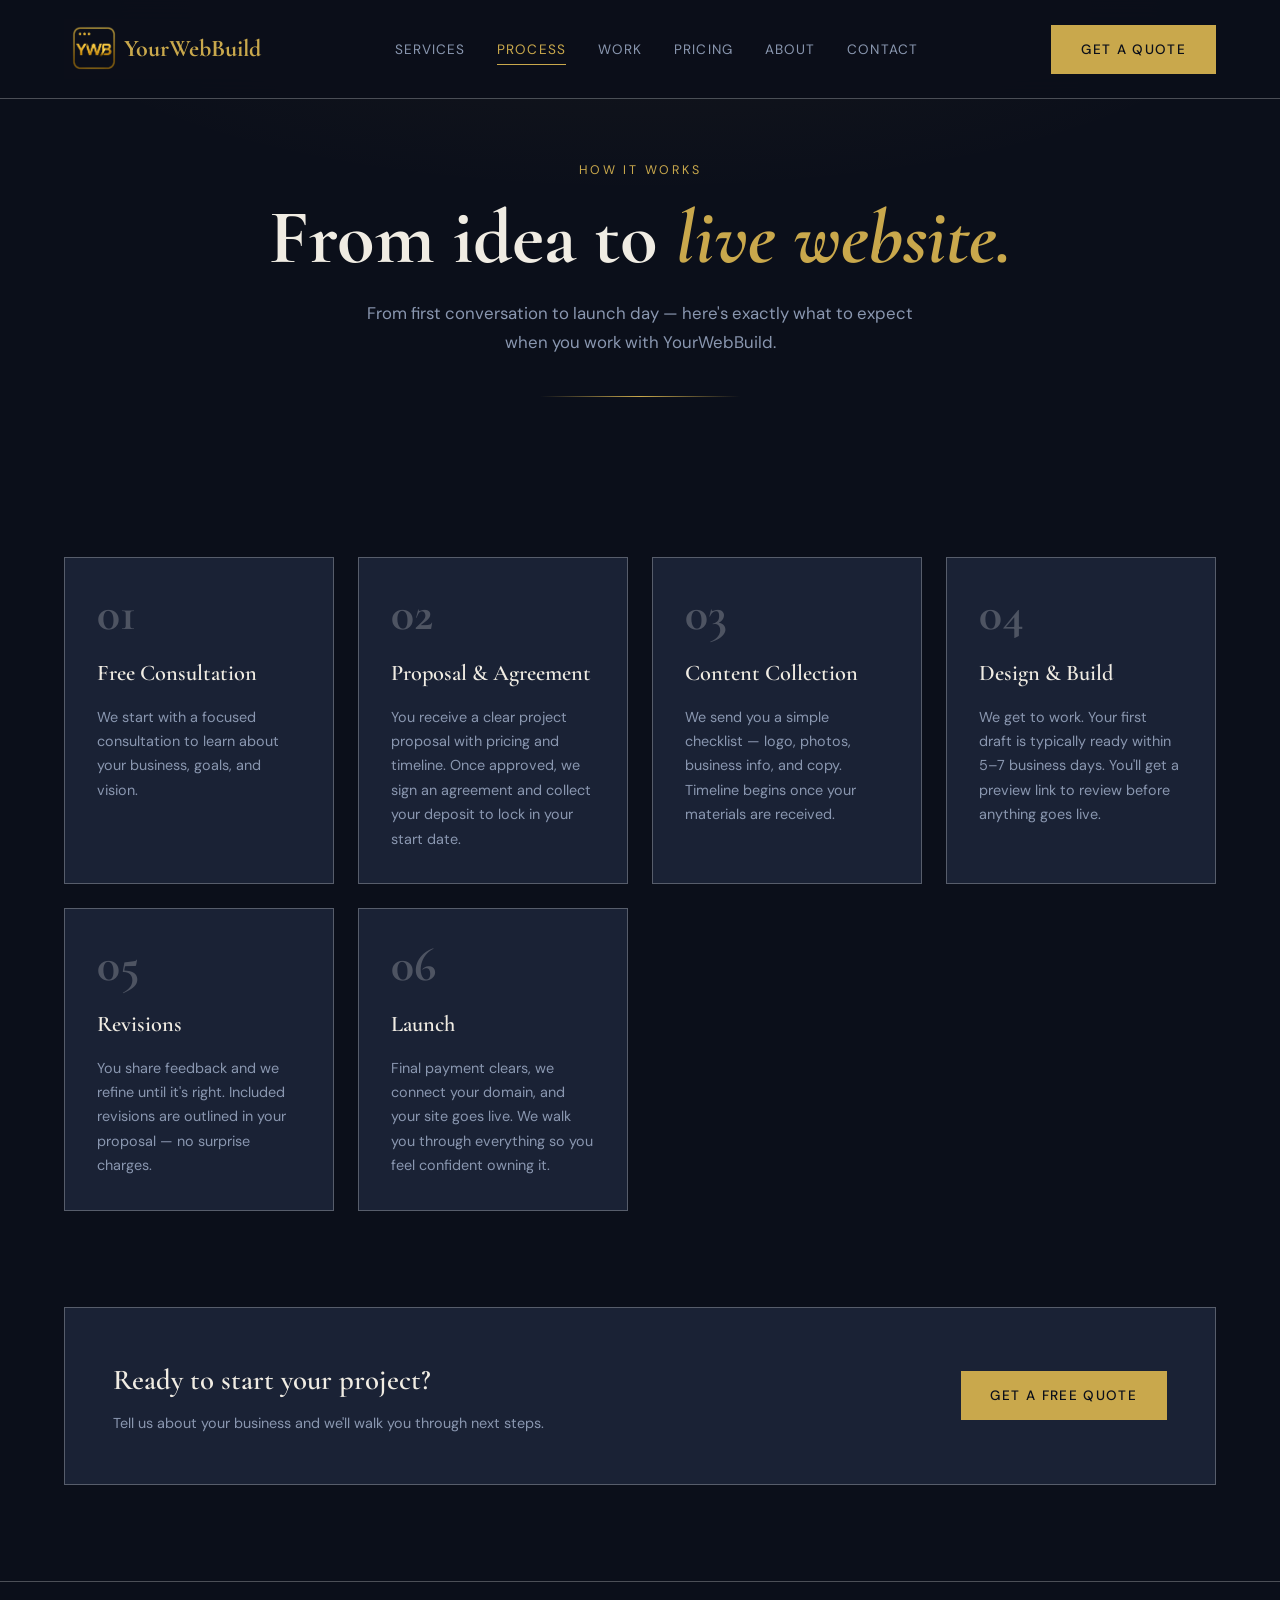
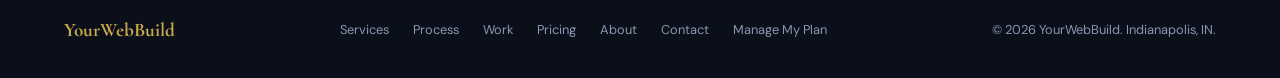
<file: process.html>
<!DOCTYPE html>
<html lang="en">
<head>
<meta charset="UTF-8"/>
<meta name="viewport" content="width=device-width,initial-scale=1.0"/>

<meta name="description" content="See exactly how YourWebBuild takes your website from first conversation to launch day — consultation, proposal, content collection, design, revisions, and go-live."/>
<meta name="robots" content="index, follow"/>
<meta property="og:title" content="Our Process | YourWebBuild"/>
<meta property="og:description" content="From first conversation to launch day — here's exactly what to expect when you work with YourWebBuild."/>
<meta property="og:type" content="website"/>
<meta property="og:url" content="https://yourwebbuild.com/process.html"/>

<title>Our Process | YourWebBuild</title>
<link rel="preconnect" href="https://fonts.googleapis.com">
<link rel="preconnect" href="https://fonts.gstatic.com" crossorigin>
<link href="https://fonts.googleapis.com/css2?family=Cormorant+Garamond:wght@400;600;700&family=DM+Sans:wght@300;400;500&display=swap" rel="stylesheet"/>
<link rel="icon" type="image/x-icon" href="Images/ywb-blue-tab.png">
<link rel="stylesheet" href="style.css">

<style>
.process-grid{display:grid;grid-template-columns:repeat(auto-fit,minmax(260px,1fr));gap:1.5rem;max-width:1200px;margin:0 auto;}
.process-step{padding:2rem;border:1px solid var(--border);background:var(--navy3);position:relative;transition:border-color .3s,transform .3s cubic-bezier(.22,1,.36,1);}
.process-step:hover{border-color:var(--gold);transform:translateY(-4px);}
.process-num{font-family:'Cormorant Garamond',serif;font-size:3rem;font-weight:700;color:#ffffff3a;line-height:1;margin-bottom:1rem;transition:color .3s;}
.process-step:hover .process-num{color:var(--gold);}
.process-step h3{font-family:'Cormorant Garamond',serif;font-size:1.4rem;font-weight:600;margin-bottom:.75rem;}
.process-step p{font-size:.9rem;color:var(--muted);line-height:1.7;}
</style>
</head>
<body>

<nav id="main-nav">
 <a href="index.html" class="nav-logo"><img src="Images/ywb-gold.png" alt="logo"><span class="hide-text"> YourWebBuild </span></a> 
  <div class="nav-links" id="navLinks">
    <a href="index.html#services">Services</a>
    <a href="process.html" class="active">Process</a>
    <a href="portfolio.html">Work</a>
    <a href="pricing.html">Pricing</a>
    <a href="about.html">About</a>
    <a href="contact.html">Contact</a>
  </div>
  <div class="nav-right">
    <a href="contact.html" class="btn btn-fill">Get a Quote</a>
    <button class="nav-toggle" id="navToggle" aria-label="Toggle menu" aria-expanded="false">
      <span></span><span></span><span></span>
    </button>
  </div>
</nav>

<div class="page-hero">
  <div class="hero-eyebrow">How It Works</div>
  <h1 class="page-title">From idea to <em>live website.</em></h1>
  <p class="page-sub">From first conversation to launch day — here's exactly what to expect when you work with YourWebBuild.</p>
  <div class="gold-divider"></div>
</div>

<section>
  <div class="process-grid">

    <!--
      Step 01 currently shows the Phase 1 (free consultation) copy.
      Once you're getting steady referrals/reviews, swap in the Phase 2
      paid-strategy-session version you drafted for the original homepage:
        Heading: Website Strategy Session: $149
        Body: We start with a paid Website Strategy Session — a focused
        deep dive where we map your site's pages, structure, and strategy.
        You walk away with a clear written plan you can keep, whether or
        not we build it together. The fee is credited toward your project
        if you move forward.
    -->
    <div class="process-step reveal d1">
      <div class="process-num">01</div>
      <h3>Free Consultation</h3>
      <p>We start with a focused consultation to learn about your business, goals, and vision.</p>
    </div>
    <div class="process-step reveal d2">
      <div class="process-num">02</div>
      <h3>Proposal &amp; Agreement</h3>
      <p>You receive a clear project proposal with pricing and timeline. Once approved, we sign an agreement and collect your deposit to lock in your start date.</p>
    </div>
    <div class="process-step reveal d3">
      <div class="process-num">03</div>
      <h3>Content Collection</h3>
      <p>We send you a simple checklist — logo, photos, business info, and copy. Timeline begins once your materials are received.</p>
    </div>
    <div class="process-step reveal d4">
      <div class="process-num">04</div>
      <h3>Design &amp; Build</h3>
      <p>We get to work. Your first draft is typically ready within 5–7 business days. You'll get a preview link to review before anything goes live.</p>
    </div>
    <div class="process-step reveal d5">
      <div class="process-num">05</div>
      <h3>Revisions</h3>
      <p>You share feedback and we refine until it's right. Included revisions are outlined in your proposal — no surprise charges.</p>
    </div>
    <div class="process-step reveal d1">
      <div class="process-num">06</div>
      <h3>Launch</h3>
      <p>Final payment clears, we connect your domain, and your site goes live. We walk you through everything so you feel confident owning it.</p>
    </div>

  </div>
</section>

<div class="cta-band reveal">
  <div class="cta-band-text">
    <h3>Ready to start your project?</h3>
    <p>Tell us about your business and we'll walk you through next steps.</p>
  </div>
  <a href="contact.html" class="btn btn-fill">Get a Free Quote</a>
</div>

<footer>
  <div class="footer-logo">YourWebBuild</div>
  <div class="footer-links">
    <a href="index.html#services">Services</a>
    <a href="process.html">Process</a>
    <a href="portfolio.html">Work</a>
    <a href="pricing.html">Pricing</a>
    <a href="about.html">About</a>
    <a href="contact.html">Contact</a>
    <a href="https://billing.stripe.com/p/login/aFa7sK5XEgO0h2pbyrfMA00">Manage My Plan</a>
  </div>
  <div class="footer-copy">© 2026 YourWebBuild. Indianapolis, IN.</div>
</footer>

<script src="script.js"></script>

<a class="call-fab">
	<a href="tel:+13177312108" class="call-fab" aria-label="Call YourWebBuild">
	  <svg viewBox="0 0 24 24" fill="none" stroke="currentColor" stroke-width="2">
		<path d="M22 16.92v3a2 2 0 0 1-2.18 2 19.79 19.79 0 0 1-8.63-3.07 19.5 19.5 0 0 1-6-6 19.79 19.79 0 0 1-3.07-8.67A2 2 0 0 1 4.11 2h3a2 2 0 0 1 2 1.72c.127.96.361 1.903.7 2.81a2 2 0 0 1-.45 2.11L8.09 9.91a16 16 0 0 0 6 6l1.27-1.27a2 2 0 0 1 2.11-.45c.907.339 1.85.573 2.81.7A2 2 0 0 1 22 16.92z"/>
	  </svg>
	</a>
</a>
</body>
</html>
</file>
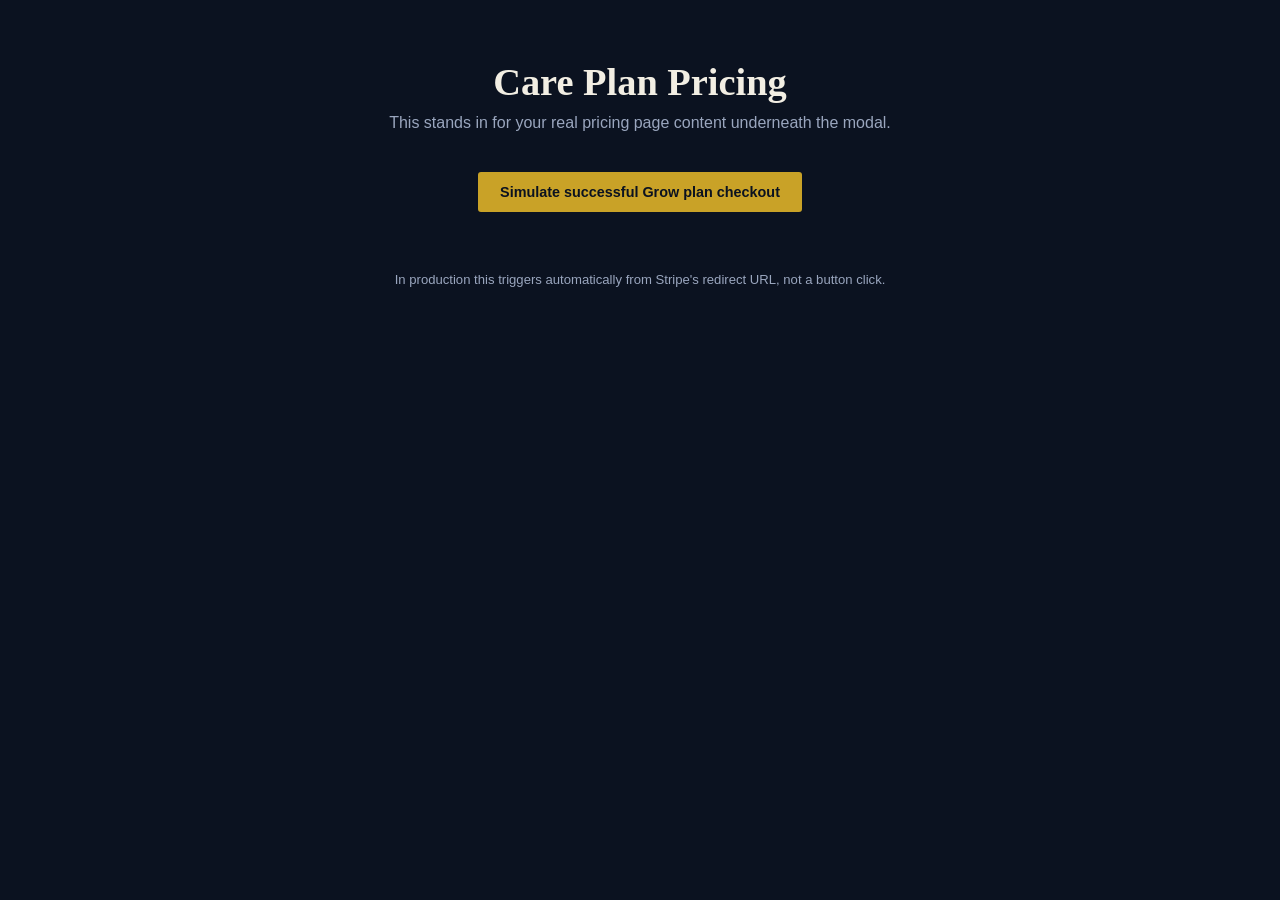
<file: thank-you-modal.html>
<!DOCTYPE html>
<html lang="en">
<head>
<meta charset="UTF-8">
<meta name="viewport" content="width=device-width, initial-scale=1.0">
<title>Pricing | YourWebBuild (Modal Demo)</title>

<!--
  ============================================================
  HOW TO USE THIS FILE
  ============================================================
  This is a self-contained DEMO so you can test the popup before
  wiring it into your real pricing page. It fakes a pricing page
  around the modal so you can see how it sits on top of content.

  To install on your ACTUAL pricing page, copy three things into
  your existing pricing.html:

  1. The CSS block marked "MODAL CSS - COPY TO <head>" into your
     <style> tag (or your shared stylesheet).

  2. The HTML block marked "MODAL MARKUP - COPY INTO <body>" -
     paste it anywhere inside your <body>, doesn't matter where.

  3. The <script> block at the bottom marked "MODAL SCRIPT" -
     paste it right before your closing </body> tag.

  Then in Stripe, set each Payment Link's "after payment" redirect to:

    https://yourwebbuild.com/pricing.html?success=true&plan=Maintain
    https://yourwebbuild.com/pricing.html?success=true&plan=Grow
    https://yourwebbuild.com/pricing.html?success=true&plan=Scale

  (swap in your real pricing page filename/path, and match plan name
  per link). The modal reads the "plan" parameter to personalize the
  message, and "success=true" is what triggers it to open.
  ============================================================
-->

<style>
  :root {
    --navy-deep: #0B1220;
    --navy-panel: #141D33;
    --navy-line: #283454;
    --gold: #C9A227;
    --gold-soft: #E3C766;
    --ivory: #F2EEE3;
    --slate: #9AA6BE;
  }

  * { margin: 0; padding: 0; box-sizing: border-box; }

  body {
    background: var(--navy-deep);
    color: var(--ivory);
    font-family: 'DM Sans', sans-serif;
    min-height: 100vh;
    padding: 60px 20px;
  }

  /* ---- fake pricing page content, for demo purposes only ---- */
  .demo-page {
    max-width: 720px;
    margin: 0 auto;
    text-align: center;
  }
  .demo-page h1 {
    font-family: 'Cormorant Garamond', serif;
    font-size: 2.4rem;
    margin-bottom: 10px;
  }
  .demo-page p {
    color: var(--slate);
    margin-bottom: 40px;
  }
  .demo-trigger {
    background: var(--gold);
    color: var(--navy-deep);
    border: none;
    font-family: 'DM Sans', sans-serif;
    font-weight: 600;
    padding: 12px 22px;
    border-radius: 3px;
    cursor: pointer;
    font-size: 0.9rem;
  }
  .demo-trigger:hover { background: var(--gold-soft); }
  .demo-note {
    margin-top: 60px;
    font-size: 0.82rem;
    color: var(--navy-line);
  }

  /* ============================================================
     MODAL CSS - COPY TO <head>
     ============================================================ */
  .twb-modal-overlay {
    display: none;
    position: fixed;
    inset: 0;
    background: rgba(11, 18, 32, 0.78);
    backdrop-filter: blur(3px);
    align-items: center;
    justify-content: center;
    padding: 20px;
    z-index: 9999;
    animation: twb-fade 0.25s ease-out;
  }

  .twb-modal-overlay.twb-open {
    display: flex;
  }

  @keyframes twb-fade {
    from { opacity: 0; }
    to { opacity: 1; }
  }

  .twb-card {
    max-width: 480px;
    width: 100%;
    max-height: 90vh;
    overflow-y: auto;
    background: var(--navy-panel);
    border: 1px solid var(--navy-line);
    border-radius: 6px;
    padding: 40px 32px 32px;
    position: relative;
    text-align: center;
    animation: twb-rise 0.35s ease-out both;
    box-shadow: 0 20px 60px rgba(0,0,0,0.5);
  }

  @keyframes twb-rise {
    from { opacity: 0; transform: translateY(14px) scale(0.98); }
    to { opacity: 1; transform: translateY(0) scale(1); }
  }

  .twb-close {
    position: absolute;
    top: 14px;
    right: 14px;
    width: 32px;
    height: 32px;
    border: none;
    background: transparent;
    color: var(--slate);
    font-size: 1.3rem;
    line-height: 1;
    cursor: pointer;
    border-radius: 4px;
    display: flex;
    align-items: center;
    justify-content: center;
    transition: color 0.15s ease, background 0.15s ease;
  }

  .twb-close:hover {
    color: var(--gold-soft);
    background: rgba(255,255,255,0.05);
  }

  .twb-close:focus-visible {
    outline: 2px solid var(--gold-soft);
    outline-offset: 2px;
  }

  .twb-check {
    width: 52px;
    height: 52px;
    margin: 0 auto 22px;
  }

  .twb-check circle {
    fill: none;
    stroke: var(--gold);
    stroke-width: 1.4;
    opacity: 0.55;
  }

  .twb-check path {
    fill: none;
    stroke: var(--gold);
    stroke-width: 2.2;
    stroke-linecap: round;
    stroke-linejoin: round;
    stroke-dasharray: 30;
    stroke-dashoffset: 30;
    animation: twb-draw 0.6s 0.35s ease-out forwards;
  }

  @keyframes twb-draw {
    to { stroke-dashoffset: 0; }
  }

  .twb-card h2 {
    font-family: 'Cormorant Garamond', serif;
    font-weight: 500;
    font-size: 1.9rem;
    color: var(--ivory);
    margin-bottom: 10px;
  }

  .twb-lede {
    font-size: 0.96rem;
    line-height: 1.55;
    color: var(--slate);
    margin-bottom: 24px;
  }

  .twb-lede strong {
    color: var(--gold-soft);
    font-weight: 600;
  }

  .twb-divider {
    width: 52px;
    height: 1px;
    background: var(--gold);
    opacity: 0.5;
    margin: 0 auto 24px;
  }

  .twb-features {
    list-style: none;
    text-align: left;
    display: flex;
    flex-direction: column;
    gap: 12px;
    margin-bottom: 26px;
  }

  .twb-features li {
    display: flex;
    align-items: flex-start;
    gap: 10px;
    font-size: 0.88rem;
    color: var(--ivory);
    line-height: 1.4;
  }

  .twb-features li .twb-dot {
    flex-shrink: 0;
    width: 5px;
    height: 5px;
    border-radius: 50%;
    background: var(--gold);
    margin-top: 7px;
  }

  .twb-features li span.twb-label {
    color: var(--ivory);
    font-weight: 500;
  }

  .twb-features li span.twb-detail {
    color: var(--slate);
  }

  .twb-portal-btn {
    display: block;
    width: 100%;
    text-align: center;
    background: var(--gold);
    color: var(--navy-deep);
    font-family: 'DM Sans', sans-serif;
    font-weight: 600;
    font-size: 0.92rem;
    letter-spacing: 0.02em;
    padding: 13px 0;
    border-radius: 3px;
    text-decoration: none;
    transition: background 0.2s ease, transform 0.15s ease;
  }

  .twb-portal-btn:hover {
    background: var(--gold-soft);
    transform: translateY(-1px);
  }

  @media (prefers-reduced-motion: reduce) {
    .twb-modal-overlay, .twb-card, .twb-check path { animation: none !important; opacity: 1 !important; stroke-dashoffset: 0 !important; }
  }

  @media (max-width: 480px) {
    .twb-card { padding: 34px 22px 26px; }
    .twb-card h2 { font-size: 1.6rem; }
  }
</style>
</head>
<body>

  <!-- ==== fake pricing page content, remove this whole block on your real page ==== -->
  <div class="demo-page">
    <h1>Care Plan Pricing</h1>
    <p>This stands in for your real pricing page content underneath the modal.</p>
    <button class="demo-trigger" onclick="twbSimulateSuccess('Grow')">Simulate successful Grow plan checkout</button>
    <p class="demo-note">In production this triggers automatically from Stripe's redirect URL, not a button click.</p>
  </div>

  <!-- ============================================================
       MODAL MARKUP - COPY INTO <body> of your real pricing page
       ============================================================ -->
  <div class="twb-modal-overlay" id="twbOverlay" role="dialog" aria-modal="true" aria-labelledby="twbTitle">
    <div class="twb-card">
      <button class="twb-close" id="twbClose" aria-label="Close">&times;</button>

      <svg class="twb-check" viewBox="0 0 56 56" aria-hidden="true">
        <circle cx="28" cy="28" r="26"></circle>
        <path d="M17 29 L25 37 L40 20"></path>
      </svg>

      <h2 id="twbTitle">You're All Set</h2>
      <p class="twb-lede" id="twbLede">
        Thanks for joining <strong id="twbPlanName">YourWebBuild Care Plans</strong>. Your site is officially covered, and a confirmation has been sent to your inbox.
      </p>

      <div class="twb-divider"></div>

      <ul class="twb-features">
        <li>
          <span class="twb-dot"></span>
          <span><span class="twb-label">Update your payment method.</span> <span class="twb-detail">Swap in a new card whenever yours changes.</span></span>
        </li>
        <li>
          <span class="twb-dot"></span>
          <span><span class="twb-label">View billing history.</span> <span class="twb-detail">Download any past invoice or receipt.</span></span>
        </li>
        <li>
          <span class="twb-dot"></span>
          <span><span class="twb-label">Change or cancel your plan.</span> <span class="twb-detail">Adjust your tier or end your subscription at any time, no questions asked.</span></span>
        </li>
      </ul>

      <a href="#" class="twb-portal-btn" id="twbPortalBtn">Manage My Plan</a>
    </div>
  </div>

  <!-- ============================================================
       MODAL SCRIPT - COPY before closing </body> of your real page
       ============================================================ -->
  <script>
    (function () {
      const overlay = document.getElementById('twbOverlay');
      const closeBtn = document.getElementById('twbClose');
      const planNameEl = document.getElementById('twbPlanName');
      const portalBtn = document.getElementById('twbPortalBtn');

      // TODO: replace with your real Stripe Customer Portal link
      // Stripe Dashboard -> Settings -> Billing -> Customer portal
      portalBtn.href = 'https://billing.stripe.com/p/login/aFa7sK5XEgO0h2pbyrfMA00'; 
      function openModal(planName) {
        if (planName) {
          planNameEl.textContent = 'the ' + planName + ' Plan';
        }
        overlay.classList.add('twb-open');
        document.body.style.overflow = 'hidden';
      }

      function closeModal() {
        overlay.classList.remove('twb-open');
        document.body.style.overflow = '';
        // Strip success/plan params so a refresh doesn't reopen it,
        // without navigating away from the pricing page.
        const url = new URL(window.location.href);
        url.searchParams.delete('success');
        url.searchParams.delete('plan');
        window.history.replaceState({}, document.title, url.pathname + url.search + url.hash);
      }

      closeBtn.addEventListener('click', closeModal);

      // click outside the card closes it too
      overlay.addEventListener('click', function (e) {
        if (e.target === overlay) closeModal();
      });

      // Esc key closes it
      document.addEventListener('keydown', function (e) {
        if (e.key === 'Escape' && overlay.classList.contains('twb-open')) closeModal();
      });

      // Check the URL on page load for Stripe's redirect params
      const params = new URLSearchParams(window.location.search);
      if (params.get('success') === 'true') {
        openModal(params.get('plan'));
      }

      // expose closeModal globally in case you want a "back to pricing" link inside the modal later
      window.twbCloseModal = closeModal;
    })();

    // Demo-only helper, remove this function on your real page
    function twbSimulateSuccess(plan) {
      const url = new URL(window.location.href);
      url.searchParams.set('success', 'true');
      url.searchParams.set('plan', plan);
      window.location.href = url.toString();
    }
  </script>

</body>
</html>
</file>
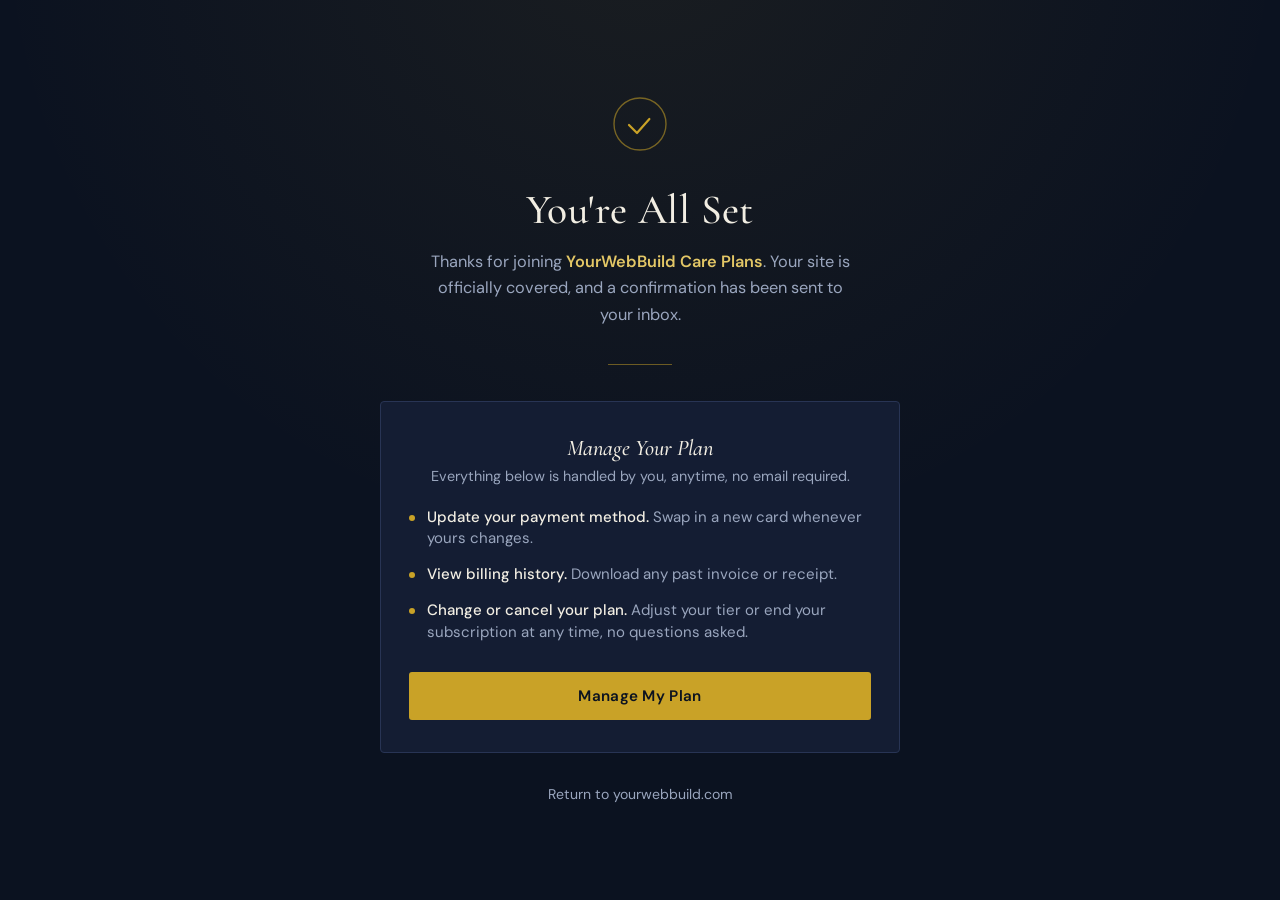
<file: thank-you.html>
<!DOCTYPE html>
<html lang="en">
<head>
<meta charset="UTF-8">
<meta name="viewport" content="width=device-width, initial-scale=1.0">
<title>You're All Set | YourWebBuild</title>
<meta name="robots" content="noindex">
<link rel="preconnect" href="https://fonts.googleapis.com">
<link rel="preconnect" href="https://fonts.gstatic.com" crossorigin>
<link href="https://fonts.googleapis.com/css2?family=Cormorant+Garamond:ital,wght@0,400;0,500;0,600;1,400&family=DM+Sans:wght@400;500;600&display=swap" rel="stylesheet">
<style>
  :root {
    --navy-deep: #0B1220;
    --navy-panel: #141D33;
    --navy-line: #283454;
    --gold: #C9A227;
    --gold-soft: #E3C766;
    --ivory: #F2EEE3;
    --slate: #9AA6BE;
  }

  * { margin: 0; padding: 0; box-sizing: border-box; }

  body {
    background: var(--navy-deep);
    background-image: radial-gradient(circle at 50% -10%, rgba(201,162,39,0.08), transparent 55%);
    color: var(--ivory);
    font-family: 'DM Sans', sans-serif;
    min-height: 100vh;
    display: flex;
    align-items: center;
    justify-content: center;
    padding: 32px 20px;
  }

  .card {
    max-width: 520px;
    width: 100%;
    text-align: center;
    animation: rise 0.7s ease-out both;
  }

  @keyframes rise {
    from { opacity: 0; transform: translateY(14px); }
    to { opacity: 1; transform: translateY(0); }
  }

  .check {
    width: 56px;
    height: 56px;
    margin: 0 auto 28px;
  }

  .check circle {
    fill: none;
    stroke: var(--gold);
    stroke-width: 1.4;
    opacity: 0.55;
  }

  .check path {
    fill: none;
    stroke: var(--gold);
    stroke-width: 2.2;
    stroke-linecap: round;
    stroke-linejoin: round;
    stroke-dasharray: 30;
    stroke-dashoffset: 30;
    animation: draw 0.6s 0.5s ease-out forwards;
  }

  @keyframes draw {
    to { stroke-dashoffset: 0; }
  }

  h1 {
    font-family: 'Cormorant Garamond', serif;
    font-weight: 500;
    font-size: 2.6rem;
    letter-spacing: 0.01em;
    color: var(--ivory);
    margin-bottom: 14px;
  }

  .lede {
    font-size: 1.02rem;
    line-height: 1.6;
    color: var(--slate);
    max-width: 420px;
    margin: 0 auto 36px;
  }

  .lede strong {
    color: var(--gold-soft);
    font-weight: 600;
  }

  .divider {
    width: 64px;
    height: 1px;
    background: var(--gold);
    opacity: 0.5;
    margin: 0 auto 36px;
  }

  .panel {
    background: var(--navy-panel);
    border: 1px solid var(--navy-line);
    border-radius: 4px;
    padding: 32px 28px;
    text-align: left;
  }

  .panel h2 {
    font-family: 'Cormorant Garamond', serif;
    font-style: italic;
    font-weight: 500;
    font-size: 1.4rem;
    color: var(--ivory);
    margin-bottom: 6px;
    text-align: center;
  }

  .panel p.sub {
    font-size: 0.9rem;
    color: var(--slate);
    text-align: center;
    margin-bottom: 22px;
  }

  .features {
    list-style: none;
    display: flex;
    flex-direction: column;
    gap: 14px;
    margin-bottom: 28px;
  }

  .features li {
    display: flex;
    align-items: flex-start;
    gap: 12px;
    font-size: 0.94rem;
    color: var(--ivory);
    line-height: 1.45;
  }

  .features li .dot {
    flex-shrink: 0;
    width: 6px;
    height: 6px;
    border-radius: 50%;
    background: var(--gold);
    margin-top: 8px;
  }

  .features li span.label {
    color: var(--ivory);
    font-weight: 500;
  }

  .features li span.detail {
    color: var(--slate);
  }

  .portal-btn {
    display: block;
    width: 100%;
    text-align: center;
    background: var(--gold);
    color: var(--navy-deep);
    font-family: 'DM Sans', sans-serif;
    font-weight: 600;
    font-size: 0.95rem;
    letter-spacing: 0.02em;
    padding: 14px 0;
    border-radius: 3px;
    text-decoration: none;
    transition: background 0.2s ease, transform 0.15s ease;
  }

  .portal-btn:hover {
    background: var(--gold-soft);
    transform: translateY(-1px);
  }

  .portal-btn:focus-visible {
    outline: 2px solid var(--gold-soft);
    outline-offset: 3px;
  }

  .home-link {
    display: inline-block;
    margin-top: 32px;
    color: var(--slate);
    font-size: 0.88rem;
    text-decoration: none;
    border-bottom: 1px solid transparent;
    transition: border-color 0.2s ease, color 0.2s ease;
  }

  .home-link:hover {
    color: var(--gold-soft);
    border-color: var(--gold-soft);
  }

  @media (prefers-reduced-motion: reduce) {
    .card, .check path { animation: none !important; opacity: 1 !important; stroke-dashoffset: 0 !important; }
  }

  @media (max-width: 480px) {
    h1 { font-size: 2.1rem; }
    .panel { padding: 26px 20px; }
  }
</style>
</head>
<body>

  <div class="card">
    <svg class="check" viewBox="0 0 56 56" aria-hidden="true">
      <circle cx="28" cy="28" r="26"></circle>
      <path d="M17 29 L25 37 L40 20"></path>
    </svg>

    <h1>You're All Set</h1>
    <p class="lede" id="ledeText">
      Thanks for joining <strong id="planName">YourWebBuild Care Plans</strong>. Your site is officially covered, and a confirmation has been sent to your inbox.
    </p>

    <div class="divider"></div>

    <div class="panel">
      <h2>Manage Your Plan</h2>
      <p class="sub">Everything below is handled by you, anytime, no email required.</p>

      <ul class="features">
        <li>
          <span class="dot"></span>
          <span><span class="label">Update your payment method.</span> <span class="detail">Swap in a new card whenever yours changes.</span></span>
        </li>
        <li>
          <span class="dot"></span>
          <span><span class="label">View billing history.</span> <span class="detail">Download any past invoice or receipt.</span></span>
        </li>
        <li>
          <span class="dot"></span>
          <span><span class="label">Change or cancel your plan.</span> <span class="detail">Adjust your tier or end your subscription at any time, no questions asked.</span></span>
        </li>
      </ul>

      <a href="#" class="portal-btn" id="portalBtn">Manage My Plan</a>
    </div>

    <a href="/" class="home-link">Return to yourwebbuild.com</a>
  </div>

  <script>
    // Optional personalization: if a Payment Link's "after payment" redirect
    // includes ?plan=Maintain (or Grow / Scale), this swaps the generic
    // message for the plan name. Safe to ignore if you don't set this up.
    const params = new URLSearchParams(window.location.search);
    const plan = params.get('plan');
    if (plan) {
      document.getElementById('planName').textContent = 'the ' + plan + ' Plan';
    }

    // TODO: Replace with your real Customer Portal link.
    // Find it in Stripe Dashboard: Settings -> Billing -> Customer portal
    document.getElementById('portalBtn').href = 'https://billing.stripe.com/p/login/REPLACE_ME';
  </script>

</body>
</html>
</file>
<file: style.css>
/* ============================================================
   YourWebBuild — Shared Styles
   Linked on every page. Page-specific styles (hero, pricing
   cards, contact form, etc.) live in each file's own <style>
   block, layered on top of this.
   ============================================================ */

*{margin:0;padding:0;box-sizing:border-box;}
:root{
  --navy:#0b0f1a;--navy2:#111827;--navy3:#1a2235;
  --gold:#c9a84c;--gold2:#e8c96a;--white:#f0ece3;--muted:#8a97b0;--border:#ffffff44;
}
html{scroll-behavior:auto;overflow-x:hidden;}
body{background:var(--navy);color:var(--white);font-family:'DM Sans',sans-serif;font-size:16px;line-height:1.7;overflow-x:hidden; max-width:100%;}
a{color:inherit;text-decoration:none;}

/* Reveal animations */
.reveal{opacity:0;transform:translateY(38px);transition:opacity .7s cubic-bezier(.22,1,.36,1),transform .7s cubic-bezier(.22,1,.36,1);}
.reveal.visible{opacity:1;transform:translateY(0);}
.reveal-left{opacity:0;transform:translateX(-38px);transition:opacity .7s cubic-bezier(.22,1,.36,1),transform .7s cubic-bezier(.22,1,.36,1);}
.reveal-left.visible{opacity:1;transform:translateX(0);}
.reveal-right{opacity:0;transform:translateX(38px);transition:opacity .7s cubic-bezier(.22,1,.36,1),transform .7s cubic-bezier(.22,1,.36,1);}
.reveal-right.visible{opacity:1;transform:translateX(0);}
.d1{transition-delay:.00s;}.d2{transition-delay:.12s;}.d3{transition-delay:.24s;}.d4{transition-delay:.36s;}.d5{transition-delay:.48s;}

/* Nav — identical on every page; only the active link differs */
nav{position:fixed;top:0;left:0;right:0;z-index:100;display:flex;align-items:center;justify-content:space-between;padding:1.2rem 5%;background:rgba(11,15,26,.92);backdrop-filter:blur(12px);border-bottom:1px solid var(--border);transition:padding .3s;}
nav.scrolled{padding:.8rem 5%;}
.nav-logo{display: flex; justify-content: center; align-items: center; font-family:'Cormorant Garamond',serif;font-size:1.5rem;font-weight:700;color:var(--gold);background: inherit; margin: auto 0;}
.nav-logo img{width: auto; height: 60px; display: flex; align-items: center;}
.nav-links{display:flex;gap:2rem;}
.nav-links a{font-size:.85rem;letter-spacing:.08em;text-transform:uppercase;color:var(--muted);transition:color .2s;position:relative;}
.nav-links a::after{content:'';position:absolute;bottom:-4px;left:0;width:0;height:1px;background:var(--gold);transition:width .3s cubic-bezier(.22,1,.36,1);}
.nav-links a:hover{color:var(--gold);}
.nav-links a:hover::after{width:100%;}
.nav-links a.active{color:var(--gold);}
.nav-links a.active::after{width:100%;}

.nav-right{display:flex;align-items:center;gap:1.25rem;position:relative;z-index:101;}

.nav-toggle{display:none;flex-direction:column;justify-content:center;gap:5px;width:26px;height:20px;background:none;border:none;cursor:pointer;padding:0;}
.nav-toggle span{display:block;width:100%;height:2px;background:var(--gold);transition:transform .3s cubic-bezier(.22,1,.36,1),opacity .3s ease;}
.nav-toggle[aria-expanded="true"] span:nth-child(1){transform:translateY(7px) rotate(45deg);}
.nav-toggle[aria-expanded="true"] span:nth-child(2){opacity:0;}
.nav-toggle[aria-expanded="true"] span:nth-child(3){transform:translateY(-7px) rotate(-45deg);}

.btn{display:inline-block;padding:.75rem 1.8rem;border:1px solid var(--gold);color:var(--gold);font-family:'DM Sans',sans-serif;font-size:.85rem;letter-spacing:.1em;text-transform:uppercase;cursor:pointer;transition:all .25s;background:transparent;}
.btn:hover{background:var(--gold);color:var(--navy);}
.btn-fill{background:var(--gold);color:var(--navy);font-weight:500;}
.btn-fill:hover{background:var(--gold2);border-color:var(--gold2);}

section{padding:6rem 5%;}
h2.section-title{font-family:'Cormorant Garamond',serif;font-size:clamp(2rem,4vw,3rem);font-weight:600;color:var(--white);margin-bottom:1.5rem;line-height:2.8rem;}
.section-sub{font-size:.95rem;color:var(--muted);margin-bottom:3rem;}
.gold-line{display:block;width:0;height:2px;background:var(--gold);margin-bottom:1.5rem;transition:width .9s cubic-bezier(.22,1,.36,1);}
.gold-line.visible{width:40px;}

/* Subpage hero — Process / Pricing / About / Contact / Work all open this way */
.page-hero{padding:10rem 5% 4rem;text-align:center;position:relative;overflow:hidden;}
.page-hero::before{content:'';position:absolute;inset:0;background:radial-gradient(ellipse 70% 60% at 50% 0%,#c9a84c0c 0%,transparent 70%);pointer-events:none;}
.hero-eyebrow{font-size:.78rem;letter-spacing:.22em;text-transform:uppercase;color:var(--gold);margin-bottom:1rem;opacity:0;animation:fadeUp .7s cubic-bezier(.22,1,.36,1) .2s forwards;}
.page-title{font-family:'Cormorant Garamond',serif;font-size:clamp(2.8rem,6vw,5rem);font-weight:700;line-height:1.08;margin-bottom:1.2rem;opacity:0;animation:fadeUp .8s cubic-bezier(.22,1,.36,1) .35s forwards;}
.page-title em{font-style:italic;color:var(--gold);}
.page-sub{font-size:1.05rem;color:var(--muted);max-width:560px;margin:0 auto 1.5rem;opacity:0;animation:fadeUp .8s cubic-bezier(.22,1,.36,1) .5s forwards;}
.gold-divider{width:0;height:1px;background:linear-gradient(90deg,transparent,var(--gold),transparent);margin:2.5rem auto 0;animation:expandLine 1s cubic-bezier(.22,1,.36,1) .8s forwards;}
@keyframes expandLine{to{width:200px;}}
@keyframes fadeUp{from{opacity:0;transform:translateY(28px);}to{opacity:1;transform:translateY(0);}}

/* CTA band — closes out every subpage */
.cta-band{margin:0 5% 6rem;border:1px solid var(--border);background:var(--navy3);padding:3rem;display:flex;align-items:center;justify-content:space-between;gap:2rem;flex-wrap:wrap;}
.cta-band-text h3{font-family:'Cormorant Garamond',serif;font-size:1.8rem;font-weight:600;margin-bottom:.4rem;}
.cta-band-text p{font-size:.9rem;color:var(--muted);}

footer{padding:2rem 5%;border-top:1px solid var(--border);display:flex;align-items:center;justify-content:space-between;flex-wrap:wrap;gap:1rem;}
.footer-logo{font-family:'Cormorant Garamond',serif;font-size:1.2rem;font-weight:700;color:var(--gold);}
.footer-copy{font-size:.8rem;color:var(--muted);}
.footer-links{display:flex;gap:1.5rem;flex-wrap:wrap;}
.footer-links a{font-size:.8rem;color:var(--muted);}
.footer-links a:hover{color:var(--gold);}

@media(max-width:900px){
  .nav-toggle{display:flex;}

  /* backdrop-filter on nav makes nav the "containing block" for any
     position:fixed element inside it — including .nav-links. That
     traps the full-screen menu inside nav's own ~70px-tall box
     instead of the real viewport. Turning it off here is the fix. */
  nav{backdrop-filter:none;}

  .nav-links{
    position:fixed;
    inset:0;
    background:var(--navy);
    display:flex;
    flex-direction:column;
    align-items:center;
    justify-content:center;
    gap:2.2rem;
    transform:translateY(-100%);
    opacity:0;
    pointer-events:none;
    transition:transform .35s cubic-bezier(.22,1,.36,1),opacity .35s ease;
    z-index:90;
  }
  .nav-links.open{
    transform:translateY(0);
    opacity:1;
    pointer-events:auto;
  }
  .nav-links a{font-size:1.15rem;}
  .nav-links a::after{display:none;}
  body.nav-open{overflow:hidden;}
}
@media(max-width:640px){
  .cta-band{flex-direction:column;text-align:center;}
  .nav-right .btn-fill{padding:.6rem 1.1rem;font-size:.75rem;}
  .hide-text{display: none;}
}

/* Mobile Call Button (FAB) */
.call-fab {
  display: none;
}
.call-fab {
  position: relative;
}

.call-fab::before {
  content: '';
  position: absolute;
  inset: -6px;
  border-radius: 50%;
  border: 2px solid var(--white, #f0ece3);
  opacity: 0;
  animation: pulse-ring 3.5s cubic-bezier(.22,1,.36,1) infinite;
}

@keyframes pulse-ring {
  0% {
    transform: scale(0.9);
    opacity: 0.6;
  }
  70% {
    transform: scale(1.4);
    opacity: 0;
  }
  100% {
    transform: scale(1.4);
    opacity: 0;
  }
}

@media (max-width: 768px) {
  .call-fab {
    display: flex;
    align-items: center;
    justify-content: center;
    position: fixed;
    bottom: 20px;
    right: 20px;
    width: 56px;
    height: 56px;
    border-radius: 50%;
    background: var(--gold, #c9a84c);
    color: var(--navy, #0b0f1a);
    box-shadow: 0 4px 14px rgba(0,0,0,0.35);
    z-index: 999;
    text-decoration: none;
    opacity: 0;
    transform: translateY(20px) scale(0.8);
    pointer-events: none;
    transition: opacity .35s cubic-bezier(.22,1,.36,1), transform .35s cubic-bezier(.22,1,.36,1);
  }

  .call-fab.show {
    opacity: 1;
    transform: translateY(0) scale(1);
    pointer-events: auto;
  }

  .call-fab svg {
    width: 24px;
    height: 24px;
  }
}
</file>
